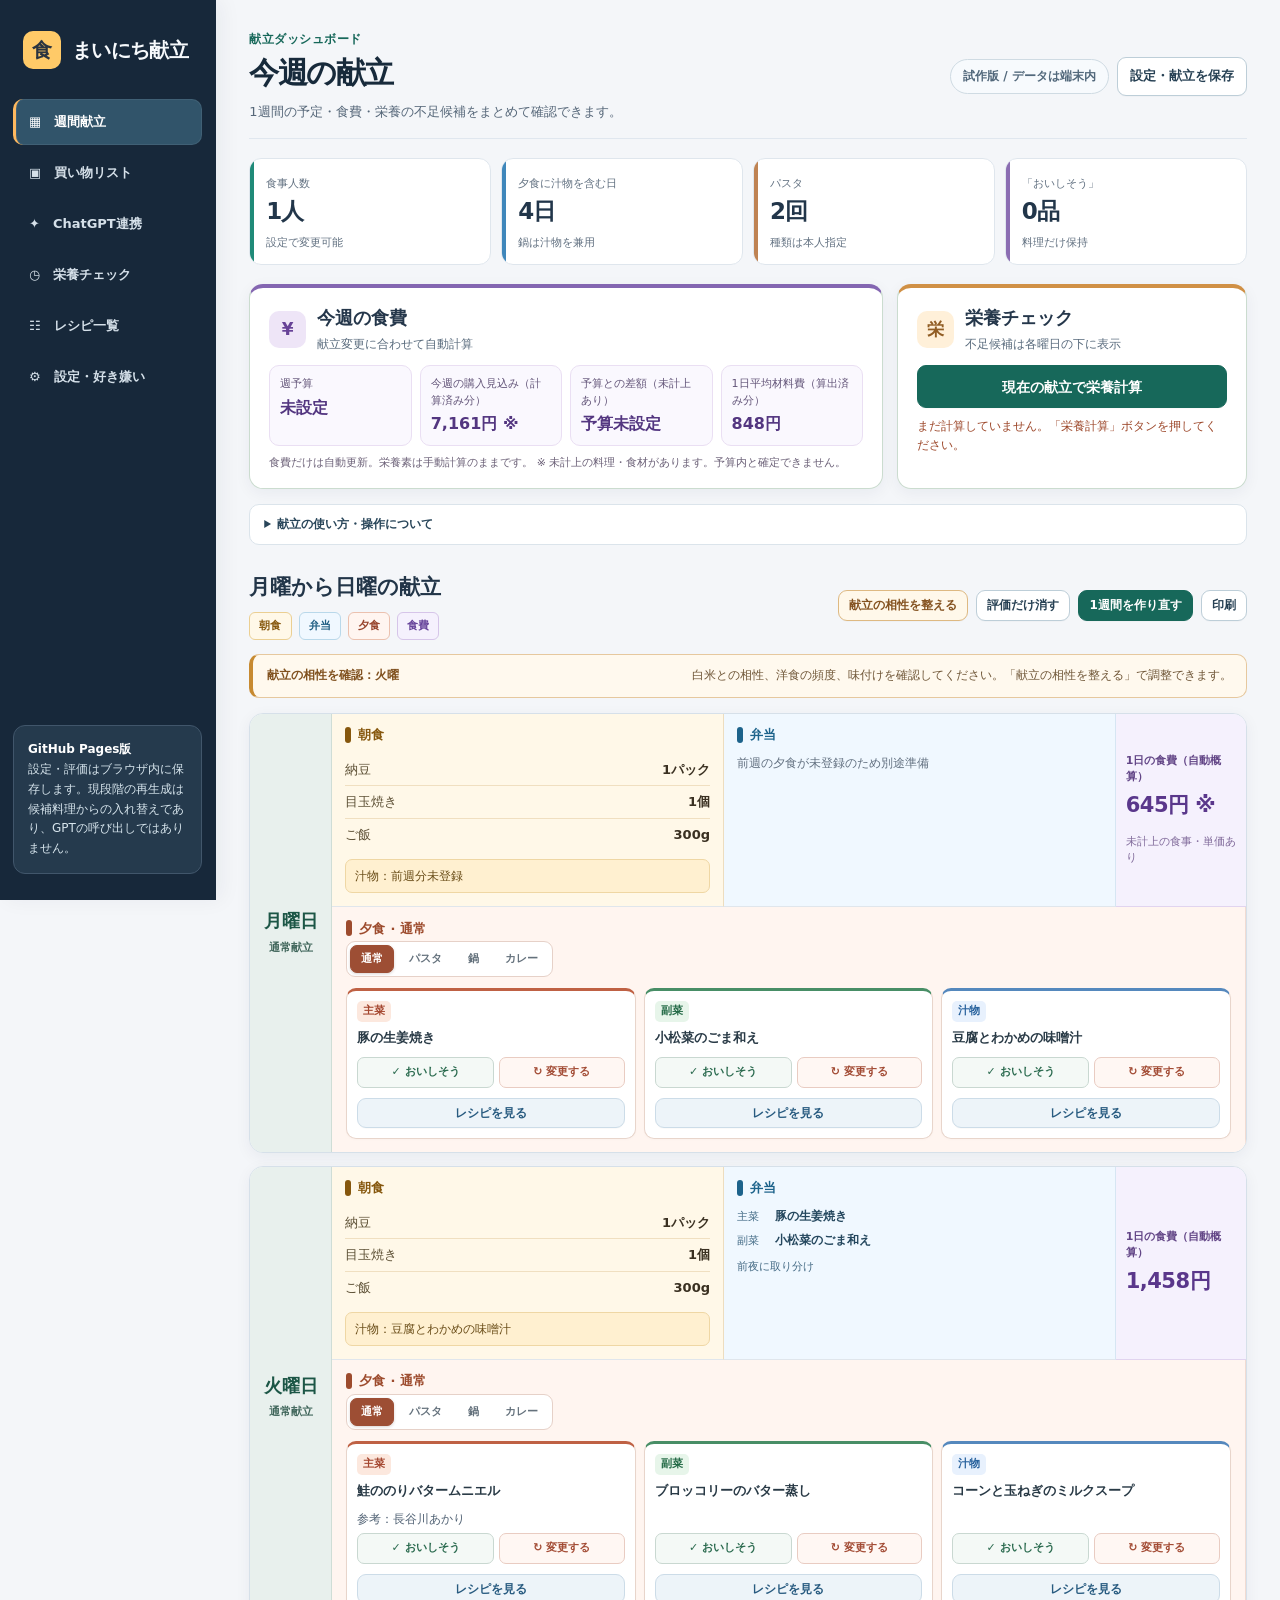
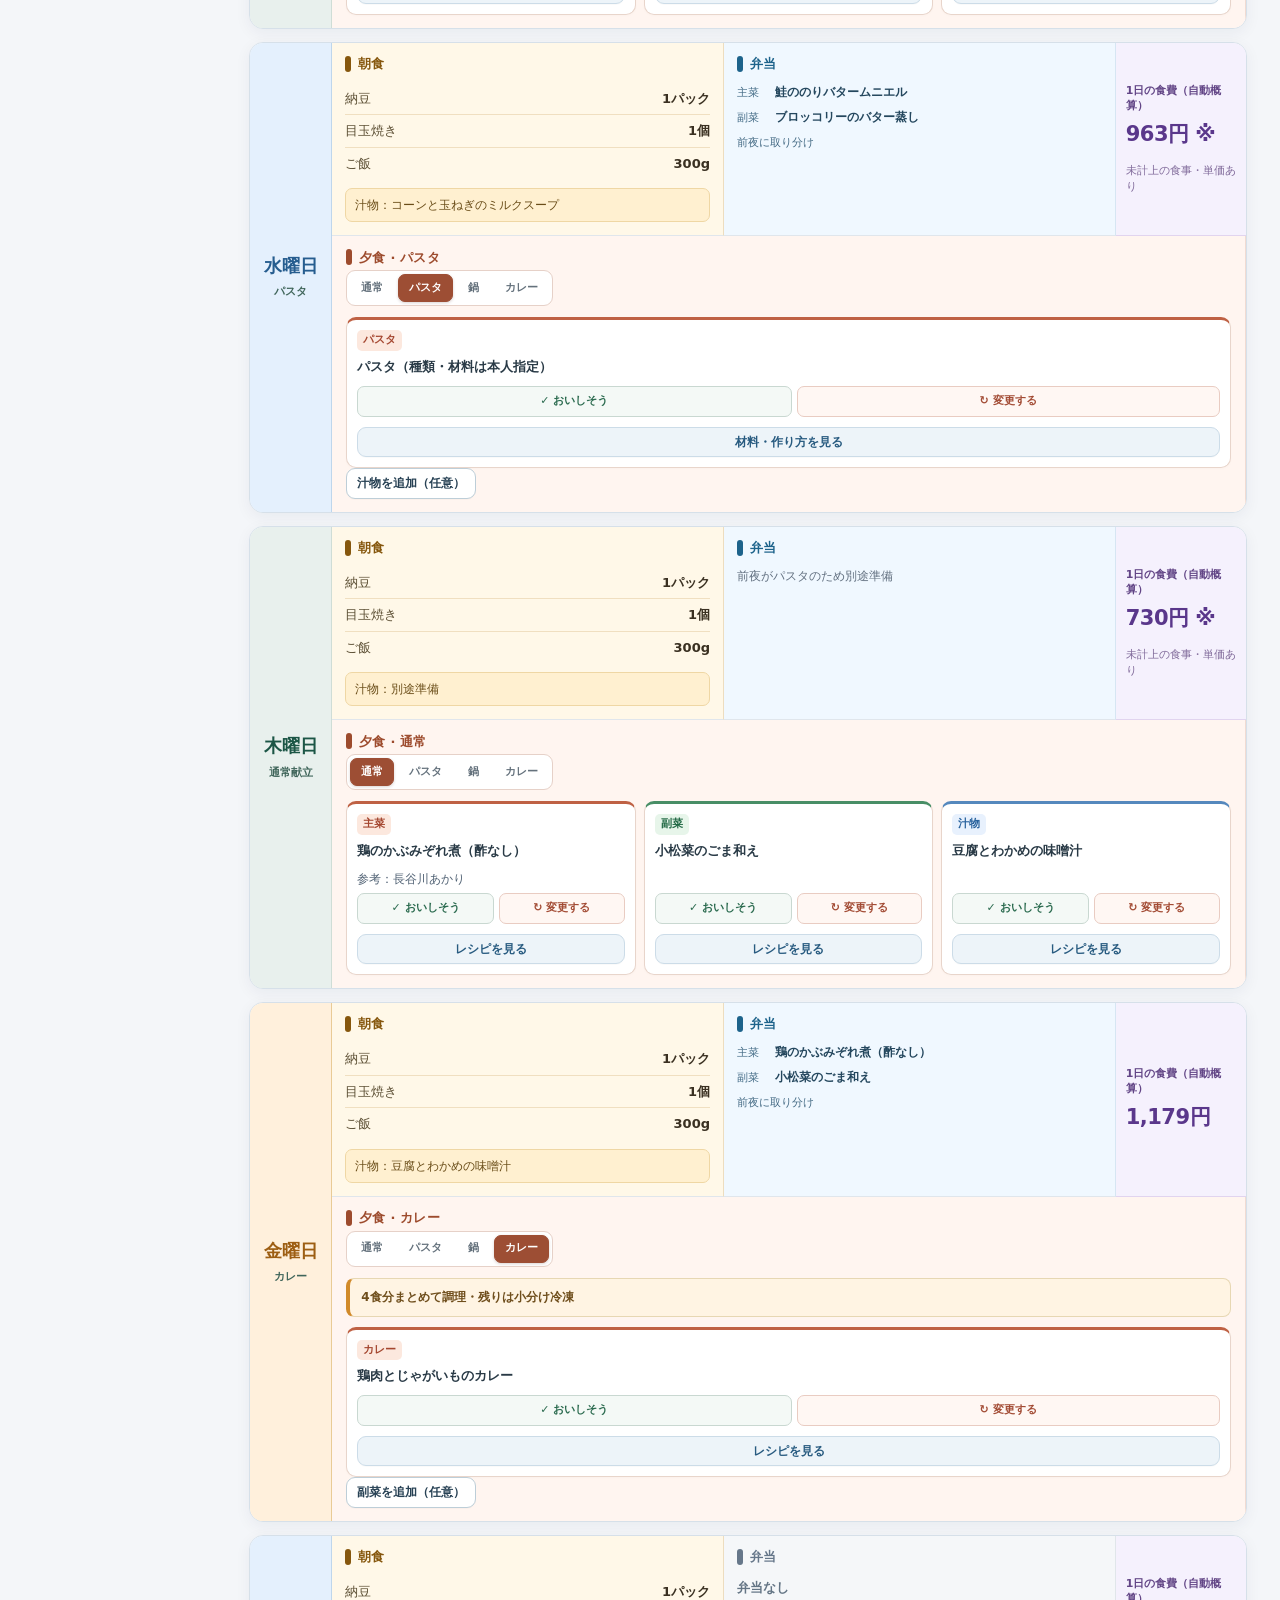
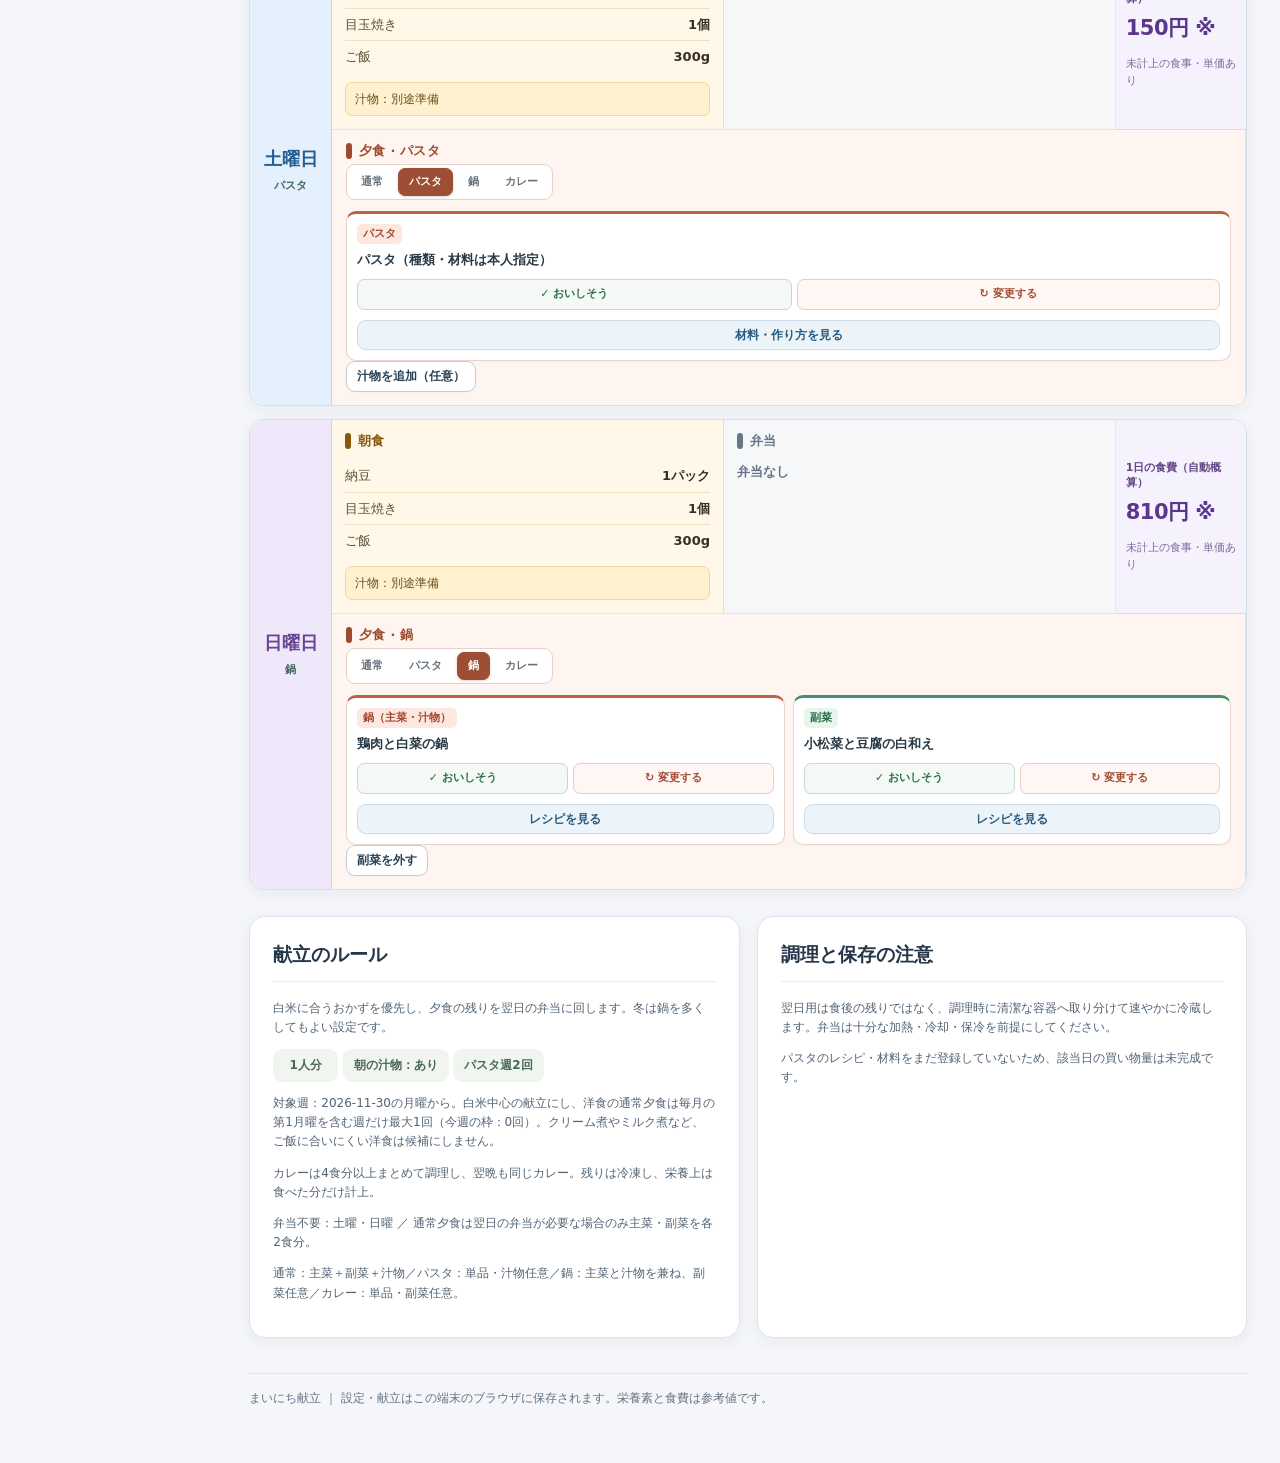
<file: index.html>
<!doctype html>
<html lang="ja">
<head>
<meta charset="utf-8"><meta name="viewport" content="width=device-width,initial-scale=1">
<title>まいにち献立</title>
<style>
:root{--ink:#26352f;--muted:#758079;--brand:#3b795f;--brand2:#e8f3ed;--bg:#f7f8f5;--panel:#fff;--line:#e2e9e2;--warn:#b45835;--warnbg:#fff0e8;--shadow:0 12px 36px rgba(37,60,45,.07)}*{box-sizing:border-box}body{margin:0;background:var(--bg);color:var(--ink);font-family:"Yu Gothic","Hiragino Kaku Gothic ProN",Meiryo,system-ui,sans-serif;line-height:1.55}button,input,select{font:inherit}button{cursor:pointer}.app{display:grid;grid-template-columns:235px minmax(0,1fr);min-height:100vh}.sidebar{background:#f1f5ef;border-right:1px solid var(--line);padding:28px 18px;display:flex;flex-direction:column;gap:6px;position:sticky;top:0;height:100vh}.brand{display:flex;align-items:center;gap:11px;font-size:21px;font-weight:800;letter-spacing:-.04em;margin:6px 9px 28px}.brandmark{width:36px;height:36px;background:var(--brand);border-radius:11px;color:#fff;display:grid;place-items:center;font-size:20px}.nav{background:transparent;border:0;border-radius:11px;padding:12px 14px;text-align:left;color:#4f6056;font-weight:700}.nav:hover,.nav.active{background:#dceae0;color:#23543d}.hint{margin-top:auto;background:#fff;border:1px solid var(--line);padding:14px;border-radius:12px;font-size:12px;color:#67766b}.main{padding:35px clamp(18px,4vw,55px) 55px;max-width:1530px;width:100%;margin:auto}.eyebrow{font-size:12px;color:var(--brand);font-weight:800;letter-spacing:.08em}.top{display:flex;justify-content:space-between;align-items:start;gap:16px;flex-wrap:wrap}.top h1{font-size:29px;letter-spacing:-.05em;line-height:1.22;margin:5px 0 12px}.top p{margin:0 0 22px;color:var(--muted);font-size:14px}.pill{border:1px solid #cbd9ce;border-radius:999px;background:white;padding:7px 12px;color:var(--brand);font-size:12px;font-weight:700}.btn{border-radius:10px;border:1px solid #cbd6cd;padding:10px 15px;background:white;color:var(--ink);font-weight:750;display:inline-flex;align-items:center;gap:7px;justify-content:center}.btn:hover{filter:brightness(.97)}.btn.primary{color:white;background:var(--brand);border-color:var(--brand)}.btn.tiny{padding:6px 10px;font-size:12px}.btn.danger{color:var(--warn);border-color:#ecc7b7}.stats{display:grid;grid-template-columns:repeat(4,minmax(0,1fr));gap:12px;margin:16px 0 25px}.stat{border:1px solid var(--line);border-radius:15px;padding:17px;background:white}.stat strong{display:block;font-size:25px;letter-spacing:-.05em;margin:2px 0}.stat small{color:var(--muted)}.section{margin-top:28px}.sectionhead{display:flex;justify-content:space-between;align-items:center;gap:12px;margin-bottom:14px;flex-wrap:wrap}.section h2{font-size:20px;margin:0}.sectionhead p{font-size:12px;color:var(--muted);margin:2px 0 0}.days{display:grid;grid-template-columns:repeat(7,minmax(170px,1fr));gap:12px;overflow:auto;padding-bottom:10px}.day{background:#fff;border:1px solid var(--line);border-radius:15px;min-width:170px;box-shadow:0 3px 10px rgba(0,0,0,.018)}.daytitle{border-bottom:1px solid var(--line);padding:13px 13px 11px;display:flex;justify-content:space-between;align-items:center}.daytitle strong{font-size:14px}.daytitle small{color:#799083}.mealblock{padding:11px 12px;border-bottom:1px solid #eff2ef}.mealblock:last-child{border:0}.meallabel{font-size:10px;letter-spacing:.08em;color:var(--brand);font-weight:800;margin-bottom:6px}.mealname{font-size:12px;color:#414c45}.dinneritem{border:1px solid var(--line);border-radius:11px;margin:8px 0;padding:10px;background:#fff}.dishcat{font-size:10px;color:#78907f;font-weight:700}.dishname{font-size:13px;font-weight:800;line-height:1.5;margin:3px 0 9px;min-height:38px}.ratingrow{display:flex;gap:4px}.rating{flex:1;border:1px solid #dce5dd;background:#f7f9f7;border-radius:7px;font-size:10px;padding:5px 2px;font-weight:700;color:#687870}.rating.liked{background:#e4f1e6;border-color:#8fc69b;color:#296841}.rating.disliked{background:#fff0e9;border-color:#eeb4a5;color:#ac4b2c}.changed{font-size:10px;color:var(--warn);margin:5px 0 0}.panel{background:white;border:1px solid var(--line);border-radius:15px;padding:22px;box-shadow:var(--shadow)}.notice{background:#ecf4ed;border:1px solid #c8dfcd;border-radius:12px;padding:13px 17px;font-size:13px;color:#345d41}.warning{background:var(--warnbg);border:1px solid #efcabb;border-radius:12px;padding:13px 17px;font-size:13px;color:#83482f}.muted{color:var(--muted)}.small{font-size:12px}.two{display:grid;grid-template-columns:1fr 1fr;gap:20px}.three{display:grid;grid-template-columns:repeat(3,1fr);gap:15px}label{display:block;font-weight:700;font-size:13px;margin:0 0 6px}input,select{padding:10px 11px;border:1px solid #cbd6cd;background:white;border-radius:9px;min-width:0;max-width:100%;color:var(--ink)}input:focus,select:focus{outline:2px solid #b1d9c1}.field{margin-bottom:18px}.tag{display:inline-flex;align-items:center;gap:6px;background:#f0f5f1;border:1px solid #dbe7de;color:#3c6048;padding:6px 9px;border-radius:9px;margin:4px;font-size:12px}.tag button{border:0;background:transparent;font-size:15px;color:#6f7c70;cursor:pointer}.tbl{border-collapse:collapse;width:100%;font-size:13px}.tbl th,.tbl td{text-align:left;padding:12px;border-bottom:1px solid #edf0ec}.tbl th{font-size:12px;color:var(--muted)}.tbl td:last-child{text-align:right}.tbl td:last-child button{padding:5px 9px}.done td{opacity:.47;text-decoration:line-through}.scroll{overflow:auto}.footer{margin-top:35px;font-size:12px;color:#8a968e}.view{display:none}.view.active{display:block}.toolbar{display:flex;gap:9px;flex-wrap:wrap}.metric{display:inline-block;min-width:65px;padding:7px 11px;border-radius:9px;background:#f1f5f0;text-align:center;color:#4a6858;font-weight:750;font-size:12px}.nutrients{display:grid;grid-template-columns:repeat(2,minmax(0,1fr));gap:10px}.nutrient{display:flex;justify-content:space-between;padding:12px 14px;background:#f8f9f7;border-radius:10px;font-size:13px}.nutrient span:last-child{color:#a06b50;font-size:12px}.ingredientlist{display:flex;flex-wrap:wrap;gap:7px}.ingredient{border:1px solid #dfe7dc;padding:7px 10px;border-radius:9px;font-size:12px;background:#fcfdfb}.subtle{font-size:11px;color:#879489}.modalbg{position:fixed;inset:0;background:rgba(20,36,25,.4);display:none;align-items:center;justify-content:center;padding:20px;z-index:4}.modalbg.show{display:flex}.modal{max-width:520px;background:white;padding:24px;border-radius:18px;width:100%;max-height:85vh;overflow:auto}.modal h3{margin:0 0 12px}.modal-actions{display:flex;justify-content:flex-end;gap:10px;margin-top:20px}.mobile-nav{display:none}@media(max-width:1150px){.days{grid-template-columns:repeat(7,190px)}.stats{grid-template-columns:repeat(2,1fr)}}@media(max-width:700px){.app{display:block}.sidebar{position:static;height:auto;padding:15px 16px;display:block}.brand{margin:0 0 8px}.sidebar .nav,.hint{display:none}.mobile-nav{display:flex;overflow:auto;gap:4px}.mobile-nav .nav{display:block;white-space:nowrap;font-size:12px}.main{padding:20px 14px}.two,.three{grid-template-columns:1fr}.stats{grid-template-columns:repeat(2,1fr)}.top h1{font-size:25px}.panel{padding:17px}}@media print{.sidebar,.toolbar,.btn,.rating,.top button{display:none!important}.app{display:block}.main{padding:0}.days{display:grid;grid-template-columns:repeat(4,1fr)}.day{break-inside:avoid}.view:not(.active){display:none}}

.catalog-controls{display:grid;grid-template-columns:repeat(4,minmax(0,1fr));gap:10px;margin:14px 0}
.catalog-controls select,.catalog-controls input{width:100%;padding:10px;border:1px solid var(--line);border-radius:10px;background:white}
.catalog-grid{display:grid;grid-template-columns:repeat(3,minmax(0,1fr));gap:13px}
.catalog-card{background:#fff;border:1px solid var(--line);border-radius:14px;padding:16px;display:flex;flex-direction:column;gap:10px}
.catalog-card h3{font-size:16px;margin:0;line-height:1.45}
.catalog-meta{font-size:12px;color:var(--muted)}.catalog-note{font-size:12px;line-height:1.65;color:#485d50}.catalog-actions{display:flex;gap:7px;flex-wrap:wrap;margin-top:auto}.catalog-info{margin-bottom:12px;color:var(--muted);font-size:13px}
@media(max-width:1040px){.catalog-grid{grid-template-columns:repeat(2,minmax(0,1fr))}}@media(max-width:700px){.catalog-grid{grid-template-columns:1fr}.catalog-controls{grid-template-columns:repeat(2,minmax(0,1fr))}}

.breakfast-title{font-size:15px;margin:22px 0 8px;font-weight:800}
.breakfast-row{display:flex;align-items:center;flex-wrap:wrap;gap:9px 16px;margin:13px 0 18px}
.breakfast-row label{font-size:12px;font-weight:700}
.breakfast-row input{width:110px;padding:9px 10px;border:1px solid #cbd7cc;border-radius:9px}
.check-label{display:flex;align-items:center;gap:9px;cursor:pointer;font-size:13px}
.check-label input{width:16px;height:16px;accent-color:var(--brand)}
.breakfast-extras{margin:10px 0 20px;font-size:13px}
.breakfast-extras summary{font-weight:750;cursor:pointer}
.breakfast-extras textarea{width:100%;padding:10px;border:1px solid #cbd7cc;border-radius:9px;resize:vertical;font:inherit}

/* 読みやすさ優先の画面刷新：横スクロールの7列表示を廃止 */
:root{--ink:#1c3025;--muted:#495c50;--brand:#226344;--brand2:#e2f0e6;--bg:#f3f6f3;--panel:#fff;--line:#cbd9cd;--warn:#a54225;--warnbg:#fff1e9}
body{line-height:1.65}
.main{max-width:1490px}
.sidebar{background:#e9f0e9}
.nav{color:#2c5140}
.nav.active,.nav:hover{background:#cfe3d3;color:#17462f}
.top h1{font-weight:850}
.eyebrow{color:#216144}
.small,.subtle,.muted,.catalog-meta{color:var(--muted)}
.subtle{font-size:12px}
.days{grid-template-columns:repeat(auto-fit,minmax(min(100%,280px),1fr));gap:17px;overflow:visible;padding-bottom:0;align-items:start}
.day{min-width:0;border:1px solid #c9d9cc;border-radius:17px;overflow:hidden;box-shadow:0 5px 17px rgba(20,51,30,.065)}
.daytitle{background:#eaf4ec;border-bottom:1px solid #c8ddce;padding:13px 17px}
.daytitle strong{font-size:17px;color:#1d4d34}
.daytitle small{color:#375d44;font-size:12px}
.mealblock{padding:14px 16px;border-bottom:1px solid #e0eae2}
.meallabel{font-size:12px;letter-spacing:.03em;color:#246046;margin-bottom:8px;font-weight:850}
.mealname{font-size:13px;line-height:1.7;color:#233e2e;overflow-wrap:anywhere}
.breakfast-block{margin:12px 12px 9px;padding:12px 13px;background:#f5faf6;border:1px solid #d2e7d7;border-left:4px solid #5d9a70;border-radius:11px}
.breakfast-foods{display:flex;flex-direction:column}
.breakfast-item{display:flex;justify-content:space-between;gap:12px;align-items:baseline;padding:6px 0;border-bottom:1px solid #e1ebe3;font-size:13px}
.breakfast-item:last-child{border-bottom:0}
.breakfast-item span{color:#3b5543;min-width:0;overflow-wrap:anywhere}
.breakfast-item b{color:#1d3326;font-weight:800;white-space:nowrap;text-align:right}
.breakfast-soup{margin-top:9px;padding:8px 10px;border-radius:8px;background:#e6f2e9;color:#1d5438;font-size:12px;line-height:1.6;overflow-wrap:anywhere}
.lunch-block{margin:0 12px 9px;border:1px solid #d9e1e3;border-left:4px solid #738f9b;border-radius:11px;background:#f7fafb;padding:12px 13px}
.lunch-block .meallabel{color:#385866}
.lunch-block.no-bento{background:#f6f7f5;border-color:#e2e5e0;border-left-color:#aab6ad}
.lunch-block.no-bento .mealname{color:#63756a;font-weight:650}
.dinner-block{border-top:1px solid #e6ede6;padding:14px 15px}
.dinner-block .meallabel{font-size:13px;color:#215b3f}
.day-kind-picker{display:grid!important;grid-template-columns:repeat(4,minmax(0,1fr));gap:5px!important;margin:8px 0 12px!important}
.day-kind-picker button{min-width:0;padding:7px 2px;font-size:11px;white-space:nowrap}
.dinneritem{border:1px solid #d9e5da;border-radius:11px;padding:12px;background:#fff;margin:8px 0}
.dishcat{font-size:12px;color:#416a4d}
.dishname{font-size:15px;line-height:1.5;min-height:0;color:#22372a;overflow-wrap:anywhere;margin:4px 0 7px}
.ratingrow{gap:7px}
.rating{font-size:12px;border-color:#cbd9d0;color:#3d5b49;padding:8px 3px}
.btn.tiny{font-size:12px;min-width:0}
.dinneritem .btn.tiny{max-width:100%;white-space:normal;line-height:1.45}
.stats{gap:13px}
.stat{border-color:#d6e1d8}
.stat small{color:#4e6456}
.panel{border-color:#d5e1d7}
.bento-settings{background:#f5f9f6;border:1px solid #d4e4d8;border-radius:12px;padding:15px;margin:12px 0 20px}
.bento-settings .breakfast-title{margin:0 0 8px}
.bento-day-grid{display:grid;grid-template-columns:repeat(7,minmax(0,1fr));gap:5px;margin:13px 0}
.bento-day{display:flex;align-items:center;justify-content:center;flex-direction:column;gap:6px;margin:0;padding:10px 2px;border:1px solid #c9d9cd;border-radius:9px;background:white;cursor:pointer;font-size:13px}
.bento-day input{margin:0;width:17px;height:17px;accent-color:var(--brand);padding:0}
.bento-day:has(input:checked){background:#dfece2;border-color:#86ad91;color:#17462d}
.bento-day span{font-weight:850}
input:focus-visible,select:focus-visible,button:focus-visible,a:focus-visible,textarea:focus-visible{outline:3px solid #578c69;outline-offset:2px}
@media(max-width:1150px){.days{grid-template-columns:repeat(auto-fit,minmax(min(100%,260px),1fr))}}
@media(max-width:700px){.days{grid-template-columns:1fr}.day{max-width:100%}.bento-day-grid{gap:4px}.bento-day{font-size:12px}}
@media print{.days{grid-template-columns:repeat(2,minmax(0,1fr))}.breakfast-block,.lunch-block{break-inside:avoid}}


.lunch-recipe{display:grid;grid-template-columns:35px minmax(0,1fr);gap:8px;align-items:baseline;margin:5px 0;font-size:13px}
.lunch-recipe small{font-size:11px;color:#446272}
.lunch-recipe strong{color:#2d4552;overflow-wrap:anywhere;line-height:1.5}
.lunch-note,.mealnote{font-size:12px;margin:8px 0 0;color:#536e61;line-height:1.6}
.lunch-note{color:#4b6570}
.meal-state{font-size:13px;color:#647468;font-weight:750}


.analysis-panel{background:#fff;border:1px solid #cbdccf;border-radius:16px;padding:18px 20px;margin:20px 0 15px;box-shadow:0 5px 20px rgba(20,51,30,.04)}
.analysis-header{display:flex;align-items:center;justify-content:space-between;flex-wrap:wrap;gap:12px}
.analysis-header h2{margin:0 0 5px;font-size:19px}
.analysis-header p{margin:0;font-size:13px;color:#4d6454}
.analysis-header .btn{font-weight:800;min-height:42px}
.analysis-status{font-size:12px;margin:13px 0;color:#225c3e}
.analysis-status.analysis-stale{color:#9d482b}
.analysis-empty{background:#f4f7f4;border-radius:9px;padding:15px;color:#4f6254}
.analysis-kpis{display:grid;grid-template-columns:repeat(4,minmax(0,1fr));gap:10px;margin:14px 0}
.analysis-kpis>div{background:#f0f6f1;border:1px solid #dbe9de;border-radius:10px;padding:11px 12px;min-width:0}
.analysis-kpis small{display:block;color:#53695a;font-size:11px}
.analysis-kpis strong{display:block;font-size:18px;color:#1f4e36;margin-top:6px;overflow-wrap:anywhere}
.analysis-kpis strong.warn-text{color:#b04a34}
.analysis-foot{font-size:12px;color:#506454;margin:10px 0 20px}
.analysis-table-scroll{overflow-x:auto;border:1px solid #d5e0d8;border-radius:10px}
.analysis-table{width:100%;border-collapse:collapse;white-space:nowrap;font-size:12px}
.analysis-table th,.analysis-table td{padding:10px 11px;border-bottom:1px solid #e2e9e3;text-align:right}
.analysis-table th:first-child,.analysis-table td:first-child{text-align:left}
.analysis-table th{background:#ecf3ee;color:#31513c}
.analysis-table tbody tr:last-child>*{border-bottom:0}
.analysis-gaps summary{cursor:pointer;margin:12px 0;font-size:13px}
.analysis-gaps p{font-size:12px;line-height:1.7}
.day-analysis{padding:10px 14px 13px;background:#edf4ee;border-top:1px solid #d8e6dc}
.cost-label{display:flex;align-items:baseline;justify-content:space-between;gap:8px;color:#46604c;font-size:11px}
.cost-label strong{font-size:15px;color:#24543a;white-space:nowrap}
.price-list{max-height:410px;overflow-y:auto;border:1px solid #d6e0d9;border-radius:10px;margin:12px 0}
.price-row{display:grid;grid-template-columns:minmax(0,1fr) 95px 18px;gap:10px;align-items:center;margin:0;padding:7px 12px;border-bottom:1px solid #e4ede7;font-size:12px}
.price-row:last-child{border-bottom:0}
.price-row small{font-weight:400;color:#63776a}
.price-row input{width:95px;padding:6px}
@media(max-width:750px){.analysis-kpis{grid-template-columns:repeat(2,minmax(0,1fr))}.analysis-panel{padding:15px}.analysis-header .btn{width:100%}}


/* 週間献立: 横長1曜日1行、月曜から日曜へ縦に続く */
.days{display:flex;flex-direction:column;gap:14px;overflow:visible;padding:0}
.day{display:grid;width:100%;min-width:0;overflow:hidden;border-radius:15px;align-items:stretch;grid-template-columns:86px minmax(165px,1fr) minmax(175px,1fr) minmax(0,3fr) minmax(125px,.65fr);grid-template-areas:"weekday breakfast lunch dinner cost"}
.daytitle{grid-area:weekday;display:flex;flex-direction:column;justify-content:center;align-items:center;gap:5px;text-align:center;padding:16px 8px;background:#e5f0e8;border:0;border-right:1px solid #cbdccf}
.daytitle strong{font-size:19px;line-height:1.3}.daytitle small{font-size:11px}
.day .mealblock{min-width:0;border:0;border-right:1px solid #e0e8e1;border-radius:0;margin:0;padding:13px 14px}
.day .breakfast-block{grid-area:breakfast;background:#f5faf6;border-right:1px solid #d5e6d8}
.day .lunch-block{grid-area:lunch;background:#f7fafb;border-right:1px solid #d9e3e6}
.day .lunch-block.no-bento{background:#f4f6f4;border-color:#e0e7e0}
.day .dinner-block{grid-area:dinner;background:white;padding:13px 15px}
.day .dinner-block .meallabel{margin-bottom:5px}
.day .day-kind-picker{display:flex!important;flex-wrap:wrap;gap:6px!important;margin:6px 0 10px!important}
.day .day-kind-picker .btn{flex:0 0 auto;padding:5px 10px;font-size:11px}
.dinner-dishes{display:grid;grid-template-columns:repeat(3,minmax(0,1fr));gap:8px;align-items:stretch}
.dinner-dishes.dishes-1{grid-template-columns:minmax(0,1fr)}.dinner-dishes.dishes-2{grid-template-columns:repeat(2,minmax(0,1fr))}
.dinner-dishes .dinneritem{min-width:0;display:flex;flex-direction:column;gap:4px;margin:0;padding:10px;border-radius:10px;background:#f9fbf9}
.dinner-dishes .dishname{min-height:0;margin:2px 0 5px;font-size:13px;line-height:1.5}
.dinner-dishes .ratingrow{margin-top:auto;flex-wrap:wrap}
.dinner-dishes .rating{min-width:0;padding:7px 3px;font-size:11px}
.dinner-dishes .btn.tiny{width:100%;white-space:normal!important;line-height:1.35;font-size:11px;margin-top:7px}
.day-analysis{grid-area:cost;display:flex;flex-direction:column;justify-content:center;gap:5px;min-width:0;padding:14px 10px;background:#edf4ee;border:0}
.day-analysis .cost-label{display:flex;flex-direction:column;gap:5px;align-items:flex-start}
.day-analysis .cost-label strong{font-size:18px}.day-analysis .mealnote{font-size:11px}
.day .breakfast-item{font-size:12px;gap:7px;padding:6px 0}.day .breakfast-soup{font-size:11px;padding:7px 8px;line-height:1.5}
.day .lunch-recipe{font-size:12px;grid-template-columns:30px minmax(0,1fr)}.day .lunch-recipe small{font-size:10px}.day .lunch-note{font-size:11px}
@media(max-width:1400px){
 .day{grid-template-columns:86px minmax(0,1fr) minmax(0,1fr) 125px;grid-template-areas:"weekday breakfast lunch cost" "weekday dinner dinner dinner"}
 .day .breakfast-block,.day .lunch-block{border-bottom:1px solid #e0e8e1}
 .day-analysis{border-bottom:1px solid #d8e6dc}
}
@media(max-width:950px){
 .day{grid-template-columns:78px minmax(0,1fr) minmax(0,1fr);grid-template-areas:"weekday breakfast lunch" "weekday dinner dinner" "cost cost cost"}
 .daytitle strong{font-size:16px}
 .day-analysis{padding:9px 15px}.day-analysis .cost-label{flex-direction:row;justify-content:space-between;align-items:baseline}.day-analysis .cost-label strong{font-size:15px}
}
@media(max-width:600px){
 .day{grid-template-columns:repeat(2,minmax(0,1fr));grid-template-areas:"weekday weekday" "breakfast lunch" "dinner dinner" "cost cost"}
 .daytitle{flex-direction:row;justify-content:flex-start;gap:10px;text-align:left;padding:10px 15px;border:0;border-bottom:1px solid #cbdccf}
 .daytitle strong{font-size:17px}
 .day .breakfast-block,.day .lunch-block{padding:11px 12px}
 .day .dinner-block{border-top:1px solid #e0e8e1}
 .dinner-dishes{grid-template-columns:repeat(auto-fit,minmax(140px,1fr))}
}
@media(max-width:400px){
 .day{grid-template-columns:minmax(0,1fr);grid-template-areas:"weekday" "breakfast" "lunch" "dinner" "cost"}
 .day .breakfast-block,.day .lunch-block{border-right:0}
 .dinner-dishes{grid-template-columns:minmax(0,1fr)}
}
@media print{
 .days{display:block}
 .day{display:grid;grid-template-columns:68px minmax(110px,.8fr) minmax(110px,.8fr) minmax(0,2fr) 100px;grid-template-areas:"weekday breakfast lunch dinner cost";margin-bottom:8px;break-inside:avoid}
 .day .day-kind-picker{display:none!important}
 .dinner-dishes .dinneritem{padding:4px}
}


.micro-top{display:flex;align-items:center;justify-content:space-between;gap:18px;flex-wrap:wrap}
.micro-top h2{margin:0 0 6px}.micro-top p{margin:0 0 10px}
.micro-top label{font-size:12px;color:#405e49}.micro-top select{min-width:170px;margin-left:6px;font-size:13px}
.micro-main-note{font-size:13px;margin:16px 0;color:#324d3a}
.micro-grid{display:grid;grid-template-columns:repeat(auto-fit,minmax(155px,1fr));gap:11px;margin:13px 0 20px}
.micro-card{border:1px solid #cfe0d4;border-radius:12px;background:#f8fbf8;padding:14px 13px;min-width:0}
.micro-title{font-size:13px;color:#3d5745;margin-bottom:10px;font-weight:800}
.micro-value{font-size:19px;display:block;color:#1f5135;line-height:1.35;overflow-wrap:anywhere}
.micro-value small{color:#a54a27;font-size:14px}
.micro-coverage{font-size:11px;margin-top:8px;color:#5b6f5e;line-height:1.55}
.micro-warning{border:1px solid #e9d4b3;background:#fff9f1;color:#76502b;border-radius:10px;padding:12px 14px;margin:15px 0;font-size:12px;line-height:1.75}
.micro-empty{background:#f3f6f3;padding:15px;border-radius:9px;color:#4f6253}
.micro-meal-table th:first-child{min-width:155px}
.micro-hint{font-size:12px;color:#4d6456;line-height:1.8}
.micro-gaps{font-size:12px;margin:17px 0}.micro-gaps summary{font-weight:750;cursor:pointer}
.micro-sources{margin-top:18px;border-top:1px solid #dce5de;padding-top:12px}
.micro-sources summary{cursor:pointer;font-weight:750;font-size:13px}
.micro-source-list{display:grid;grid-template-columns:repeat(auto-fit,minmax(240px,1fr));gap:5px}
.micro-source-list>div{font-size:11px;background:#f5f8f5;border-radius:8px;padding:7px 9px;min-width:0}
.micro-source-list b{display:block;color:#274b33}
.micro-source-list span{display:block;color:#667768;overflow-wrap:anywhere}
@media(max-width:650px){.micro-grid{grid-template-columns:repeat(2,minmax(0,1fr))}.micro-card{padding:10px}.micro-value{font-size:15px}.micro-top label{width:100%}.micro-top select{max-width:100%}}


.micro-controls{display:flex;align-items:center;gap:10px;flex-wrap:wrap}
.micro-controls label{font-size:12px;color:#31513e}
.micro-controls select{padding:7px 8px;border:1px solid #cadaca;border-radius:8px;font-size:12px;max-width:245px}
.nutrition-day-overview{display:grid;grid-template-columns:repeat(7,minmax(0,1fr));gap:7px;margin:12px 0 18px}
.nutrition-day-overview button{background:#f8faf8;text-align:left;border:1px solid #d4e1d7;border-radius:10px;padding:10px 8px;font-size:11px;min-width:0;cursor:pointer;line-height:1.5;color:#24402e}
.nutrition-day-overview button.active{border:2px solid #397c52;background:#eaf5ed}
.nutrition-day-overview button b{display:block;font-size:14px;margin-bottom:6px}
.nutrition-day-overview button span{color:#8a4f29;overflow-wrap:anywhere;display:block}
.micro-deficit-summary{border:1px solid #dec2aa;background:#fff9f3;border-radius:12px;padding:16px;margin:14px 0 20px}
.micro-deficit-summary h3{margin:0 0 7px;color:#784525}
.micro-deficit-summary p{font-size:12px;margin:8px 0 0;color:#715b49;line-height:1.6}
.micro-deficit-items{display:flex;flex-wrap:wrap;gap:6px}
.micro-deficit-items span{background:#fff;border:1px solid #e6cdb8;padding:7px 9px;border-radius:8px;font-size:12px;color:#7c451f}
.micro-card.micro-below{background:#fffaf6;border-color:#e8cbb1}
.micro-card.micro-met{background:#f2faf3;border-color:#bfdec7}
.micro-card.micro-unknown{background:#f4f6f4;border-color:#d6dfd8}
.micro-standard{font-size:12px;color:#4d654f;margin-top:7px}
.micro-meter{background:#e1e7e1;border-radius:99px;height:7px;overflow:hidden;margin-top:9px}
.micro-meter span{display:block;height:100%;background:#ab7347;max-width:100%;border-radius:99px}
.micro-met .micro-meter span{background:#398258}
.micro-status{font-size:11px;color:#755133;margin-top:7px;line-height:1.5}
@media(max-width:1100px){.nutrition-day-overview{grid-template-columns:repeat(4,minmax(0,1fr))}}
@media(max-width:650px){.nutrition-day-overview{grid-template-columns:repeat(2,minmax(0,1fr))}.micro-controls{align-items:stretch;flex-direction:column}.micro-controls select{width:100%;max-width:none}}


/* 各曜日の末尾に、手動栄養計算で判定した不足候補だけを一行で表示 */
.day-micro-gap{
 grid-column:1 / -1;
 min-width:0;
 padding:10px 15px;
 background:#fffaf5;
 border-top:1px solid #eedccc;
 display:flex;
 align-items:flex-start;
 flex-wrap:wrap;
 gap:7px 12px;
}
.day-micro-gap[hidden]{display:none!important}
.day-micro-gap .gap-label{flex:0 0 auto;font-size:12px;font-weight:800;color:#80522b;line-height:1.9}
.day-micro-gap .gap-items{display:flex;flex:1;min-width:0;gap:5px;flex-wrap:wrap;align-items:center}
.day-micro-gap .gap-tag{background:#fff;border:1px solid #e5ceba;color:#7c4b29;border-radius:6px;padding:3px 7px;font-size:11px;line-height:1.5}
.day-micro-gap .gap-muted{font-size:12px;color:#667265;line-height:1.8}
.day-micro-gap .gap-note{font-size:11px;color:#886748;line-height:1.7}
.day-micro-gap.gap-pending{background:#f6f8f6;border-color:#e0e7e0}
.day-micro-gap.gap-pending .gap-label{color:#57665a}
.day-micro-gap.gap-pending .gap-muted{color:#647568}
@media(max-width:600px){.day-micro-gap{padding:10px 12px}}


.curry-note{background:#fff6e6;border:1px solid #e7d7b3;border-radius:8px;color:#67491f;font-size:12px;font-weight:650;line-height:1.6;padding:7px 10px;margin:7px 0 11px}

</style>
<link rel="stylesheet" href="ui-refresh.css">
</head>
<body>
<div class="app"><aside class="sidebar"><div class="brand"><div class="brandmark">食</div>まいにち献立</div><button class="nav active" data-view="planner">▦　週間献立</button><button class="nav" data-view="shopping">▣　買い物リスト</button><button class="nav" data-view="ai">✦　ChatGPT連携</button><button class="nav" data-view="nutrition">◷　栄養チェック</button><button class="nav" data-view="recipes">☷　レシピ一覧</button><button class="nav" data-view="settings">⚙　設定・好き嫌い</button><div class="hint"><b>GitHub Pages版</b><br>設定・評価はブラウザ内に保存します。現段階の再生成は候補料理からの入れ替えであり、GPTの呼び出しではありません。</div></aside>
<main class="main"><div class="mobile-nav"><button class="nav active" data-view="planner">週間献立</button><button class="nav" data-view="shopping">買い物</button><button class="nav" data-view="ai">GPT連携</button><button class="nav" data-view="nutrition">栄養</button><button class="nav" data-view="recipes">レシピ</button><button class="nav" data-view="settings">設定</button></div>
<div id="planner" class="view active"><div class="top"><div><div class="eyebrow">献立ダッシュボード</div><h1>今週の献立</h1><p>1週間の予定・食費・栄養の不足候補をまとめて確認できます。</p></div><div class="toolbar"><span class="pill">試作版 / データは端末内</span><button class="btn" id="export">設定・献立を保存</button></div></div><div class="stats" id="stats"></div><div class="overview-grid"><section class="analysis-panel budget-overview"><div class="overview-heading"><span class="overview-icon">¥</span><div><h2>今週の食費</h2><p>献立変更に合わせて自動計算</p></div></div><div id="live-cost-summary"></div></section><section class="analysis-panel nutrition-overview"><div class="overview-heading"><span class="overview-icon">栄</span><div><h2>栄養チェック</h2><p>不足候補は各曜日の下に表示</p></div></div><button class="btn primary" id="run-nutrition">現在の献立で栄養計算</button><p id="analysis-status" class="analysis-status">未計算です。</p></section></div><details class="planner-help"><summary>献立の使い方・操作について</summary><p>「おいしそう」で料理を残し、「変更する」でその料理だけ別の候補に差し替えます。献立リセットは1週間の料理と評価を作り直します。現在の再生成は登録済みの料理から選びます。</p></details><section class="section"><div class="sectionhead"><div><h2>月曜から日曜の献立</h2><div class="meal-legend" aria-label="色分けの説明"><span class="legend-breakfast">朝食</span><span class="legend-lunch">弁当</span><span class="legend-dinner">夕食</span><span class="legend-cost">食費</span></div></div><div class="toolbar planner-actions"><button class="btn tiny" id="pairing-fix">献立の相性を整える</button><button class="btn tiny" id="reset-ratings">評価だけ消す</button><button class="btn tiny primary" id="reset-menu">1週間を作り直す</button><button class="btn tiny" onclick="window.print()">印刷</button></div></div><div id="pairing-alert" class="pairing-alert" hidden></div><div id="days" class="days"></div></section><section class="section two"><div class="panel"><h2>献立のルール</h2><p class="small muted">白米に合うおかずを優先し、夕食の残りを翌日の弁当に回します。冬は鍋を多くしてもよい設定です。</p><div id="rule-summary"></div></div><div class="panel"><h2>調理と保存の注意</h2><p class="small muted">翌日用は食後の残りではなく、調理時に清潔な容器へ取り分けて速やかに冷蔵します。弁当は十分な加熱・冷却・保冷を前提にしてください。</p><p class="small muted">パスタのレシピ・材料をまだ登録していないため、該当日の買い物量は未完成です。</p></div></section></div>
<div id="ai" class="view"><div class="top"><div><div class="eyebrow">AIを使って献立を考える</div><h1>ChatGPT連携</h1><p>追加のAPI契約なしで、ChatGPTとのコピー＆貼り付けでAI献立を利用します。</p></div></div><div class="warning" style="margin-bottom:20px">これは<b>自動API呼び出しではありません</b>。下の指示をChatGPTに貼り、返ってきたJSONをここに貼り付けます。自動生成ボタンではありません。</div><div class="two"><div class="panel"><h2>① AIへの指示を作る</h2><div class="field"><label for="ai-mode">何を生成するか</label><select id="ai-mode"><option value="replace">指定した料理1品のみ差し替える</option><option value="week">新しい1週間の献立を作る</option></select></div><div class="field" id="ai-selectors"><label>差し替え対象</label><select id="ai-day">${['月','火','水','木','金','土','日'].map((x,i)=>`<option value="${i}">${x}曜日</option>`).join('')}</select> <select id="ai-slot"><option value="main">主菜</option><option value="side">副菜</option><option value="soup">汁物</option></select></div><label for="ai-prompt">生成した指示</label><textarea id="ai-prompt" rows="12" readonly style="width:100%;resize:vertical;border-radius:10px;padding:12px;border:1px solid #d7e2d8"></textarea><div class="toolbar" style="margin-top:12px"><button class="btn primary" id="copy-prompt">指示をコピー</button><a class="btn" href="https://chatgpt.com/" target="_blank" rel="noopener noreferrer" style="text-decoration:none">ChatGPTを開く ↗</a></div></div><div class="panel"><h2>② AIの返答を反映する</h2><p class="small muted">ChatGPTが返したJSONだけを下に貼ってください。AIが返したテキストを無検証で信用せず、登録前に基本形式と禁止食材を簡易チェックします。</p><label for="ai-json">JSONを貼り付け</label><textarea id="ai-json" rows="16" placeholder='{"day":0,"slot":"main","recipe":{"id":"new_001","name":"料理名","ingredients":[{"name":"豚肉","quantity":130,"unit":"g"}]}}' style="width:100%;resize:vertical;border-radius:10px;padding:12px;border:1px solid #d7e2d8"></textarea><div class="toolbar" style="margin-top:12px"><button class="btn primary" id="apply-ai">内容を確認して反映</button></div><p class="small muted">すでに「おいしそう」と評価した料理は、個別差し替え以外では自動変更しません。新しい1週間の読み込みは別途確認します。</p></div></div></div>
<div id="shopping" class="view"><div class="top"><div><div class="eyebrow">買い物の準備</div><h1>買い物リスト</h1><p>料理ごとの材料を合算し、登録した在庫を差し引きます。</p></div><div class="toolbar"><button class="btn" id="copy-shopping">コピー</button><button class="btn" onclick="window.print()">印刷</button></div></div><div class="warning" style="margin-bottom:19px">この一覧は材料が登録された料理と朝食設定から集計します。材料未登録のパスタや週初めの弁当などは含まれない場合があります。購入前に未登録の料理を確認してください。</div><div id="catalog-missing"></div><div class="two"><div class="panel"><h2>必要な食材</h2><div class="scroll"><table class="tbl"><thead><tr><th>購入</th><th>食材</th><th>必要量</th></tr></thead><tbody id="shoppingbody"></tbody></table></div></div><div class="panel"><h2>手元の在庫</h2><p class="small muted">食材名と数量を同じ単位で入力してください。</p><div style="display:flex;gap:7px;flex-wrap:wrap;margin-bottom:12px"><input id="stock-name" placeholder="食材名（例：米）" style="flex:1"><input id="stock-quantity" type="number" min="0" placeholder="数量" style="width:95px"><select id="stock-unit"><option>g</option><option>個</option><option>本</option><option>パック</option></select><button id="addstock" class="btn primary">追加</button></div><div id="stocks"></div></div></div></div>
<div id="nutrition" class="view"><div class="top"><div><div class="eyebrow">栄養バランス</div><h1>ビタミン・ミネラルと栄養の集計</h1><p>ビタミンA・B群・C・D・E・Kや鉄・カルシウムなどを、現在の献立から曜日別に確認します。</p></div></div><div class="warning"><strong>現在は概算版です。</strong> ビタミン・ミネラルは文部科学省「日本食品標準成分表2020年版（八訂）」の食品番号と照合した値を使用します。一部の食品は近い食品による代用です。エネルギー・PFC等は従来の仮参考値、価格は仮単価または設定画面の入力値です。2023年増補・2026年正誤の更新と調理による成分損失は未反映です。</div><section class="section"><div class="panel"><div class="micro-top"><div><h2>ビタミン・ミネラル</h2><p class="small muted">基準に足りない可能性がある栄養素を先に表示します。欠乏症の判定ではありません。</p></div><div class="micro-controls"><label for="micro-target-profile">判定基準 <select id="micro-target-profile"><option value="male1829">18〜29歳・男性</option><option value="female1829">18〜29歳・女性（月経なし）</option><option value="female1829m">18〜29歳・女性（月経あり）</option></select></label><label for="micro-day">表示する日 <select id="micro-day"><option value="avg">1週間の1日平均</option><option value="0">月曜日</option><option value="1">火曜日</option><option value="2">水曜日</option><option value="3">木曜日</option><option value="4">金曜日</option><option value="5">土曜日</option><option value="6">日曜日</option></select></label></div></div><div id="micro-nutrients"><p>献立画面で栄養計算ボタンを押すと表示されます。</p></div></div></section><section class="section"><div class="panel"><h2>現在の献立の集計結果</h2><div id="nutrients"></div></div></section><section class="section"><div class="panel"><h2>算出範囲と注意点</h2><div id="nutrition-gaps"></div></div></section></div>
<div id="recipes" class="view"><div class="top"><div><div class="eyebrow">料理の候補を探す</div><h1>料理のレパートリー</h1><p>料理名・系統・参考料理家から検索。確認できない材料や調理手順は未登録として扱います。</p></div></div><div class="catalog-controls"><select id="catalog-category"><option value="">料理の種類：すべて</option><option value="main">主菜</option><option value="side">副菜</option><option value="soup">汁物</option><option value="pot">鍋</option><option value="curry">カレー</option></select><select id="catalog-cuisine"><option value="">系統：すべて</option><option>和風</option><option>洋風</option><option>中華</option></select><select id="catalog-source"><option value="">参考元：すべて</option><option value="家庭料理の登録例">家庭料理の登録例</option><option value="長谷川あかり">長谷川あかり</option><option value="リュウジ">リュウジ</option><option value="オレンジページ">オレンジページ</option><option value="その他の料理家">その他の料理家</option></select><input id="catalog-query" type="search" placeholder="料理名・料理家" aria-label="料理名・料理家検索"></div><div class="catalog-info" id="catalog-count"></div><div class="catalog-grid" id="catalog-grid"></div></div><div id="settings" class="view"><div class="top"><div><div class="eyebrow">食べ方・予算の設定</div><h1>献立の設定</h1><p>好き嫌い・人数・朝の汁物は自由に編集できます。</p></div></div><div class="two settings-grid"><div class="panel settings-main"><h2>食事の基本設定</h2><div class="settings-subgroup"><h3>人数・週予算</h3>
<div class="field"><label for="people">食事人数</label><input id="people" type="number" min="1" max="20" step="1" style="width:108px"><p class="subtle">食材数量と取り分け量に反映</p></div><div class="field"><label for="budget">週の食費予算（円・任意）</label><input id="budget" type="number" min="0" step="100" placeholder="未設定" style="width:140px"><p class="subtle">1週間で買う食材の予算。以前の予算入力額があれば数値をそのまま引き継ぎます。</p></div><div class="field"><label for="pasta-count">週のパスタ回数</label><select id="pasta-count"><option value="1">1回</option><option value="2">2回</option></select><p class="subtle">パスタの味付け・作り方は提案しません</p></div></div>
<div class="settings-subgroup settings-bento"><h3>弁当が不要な曜日</h3><div class="field bento-settings">
<p class="small muted">弁当を作らない曜日にチェック。土日は初期設定で不要です。</p>
<div class="bento-day-grid" id="bento-day-grid">
<label class="bento-day"><input type="checkbox" data-no-bento-day="0" aria-label="月曜日は弁当不要"><span>月</span></label>
<label class="bento-day"><input type="checkbox" data-no-bento-day="1" aria-label="火曜日は弁当不要"><span>火</span></label>
<label class="bento-day"><input type="checkbox" data-no-bento-day="2" aria-label="水曜日は弁当不要"><span>水</span></label>
<label class="bento-day"><input type="checkbox" data-no-bento-day="3" aria-label="木曜日は弁当不要"><span>木</span></label>
<label class="bento-day"><input type="checkbox" data-no-bento-day="4" aria-label="金曜日は弁当不要"><span>金</span></label>
<label class="bento-day"><input type="checkbox" data-no-bento-day="5" aria-label="土曜日は弁当不要"><span>土</span></label>
<label class="bento-day"><input type="checkbox" data-no-bento-day="6" aria-label="日曜日は弁当不要"><span>日</span></label>
</div>
<p class="subtle">チェックを外した日の弁当は、前夜の夕食から取り分けます（通常献立の場合）。</p></div></div>
<div class="settings-subgroup settings-breakfast"><h3>朝食の内容</h3><p class="small muted">納豆と目玉焼きを基本に、食べる品と量を調整します。</p>
<div class="breakfast-row"><label for="breakfast-natto">納豆（パック）</label><input id="breakfast-natto" type="number" min="0" max="20" step="1"><label for="breakfast-eggs">目玉焼き（個）</label><input id="breakfast-eggs" type="number" min="0" max="20" step="1"></div>
<div class="field"><label class="check-label"><input id="breakfast-rice-enabled" type="checkbox"> ご飯を追加</label></div>
<div class="field"><label for="breakfast-rice-grams">ご飯の量（炊飯後・g）</label><input id="breakfast-rice-grams" type="number" min="0" max="1500" step="10" style="width:108px"></div>
<div class="field"><label class="check-label"><input id="breakfast-sausage-enabled" type="checkbox"> ウインナーを追加（2本）</label></div>
<div class="field"><label for="breakfast-oil-grams">目玉焼きの調理油（g）</label><input id="breakfast-oil-grams" type="number" min="0" max="100" step="0.5" style="width:108px"></div>
<details class="breakfast-extras"><summary>ほかに朝食へ追加する材料</summary><p class="small muted">1行に「食材名,数量,単位」を入力（例：牛乳,200,ml）</p><textarea id="breakfast-extras" rows="4" placeholder="牛乳,200,ml"></textarea><p class="subtle">単位：g / ml / 個 / 本 / パック</p></details>
<div class="field"><label for="morning-soup">朝食に汁物を追加（任意）</label><select id="morning-soup"><option value="yes">必要（前夜にあれば取り分け、なければ別調理）</option><option value="no">不要</option></select></div>


</div><button class="btn primary settings-save" id="savesettings">設定を保存して献立へ反映</button></div><div class="panel"><h2>好き嫌い・制限食材</h2><p class="small muted">削除・追加・編集が可能。アレルギーは好みと区別して管理します。</p><div style="display:flex;gap:7px;flex-wrap:wrap"><input id="pref-input" placeholder="食材・料理・条件" style="flex:1"><select id="pref-type"><option value="dislike">苦手</option><option value="allergy">アレルギー</option><option value="like">好き</option><option value="condition">条件付き</option></select><button class="btn primary" id="addpref">追加</button></div><div style="margin-top:16px" id="prefs"></div><p class="subtle">アレルギーのある食材は、少量なら食べられる場合でもAIが安全と判断して提案しない設計です。</p></div></div><section class="section"><div class="panel"><h2>食材の単価（仮単価・編集可能）</h2><p class="small muted">献立を変更するたびに、1日の食費と週間の買い物予定額を自動更新します。実際の購入金額に合わせて編集してください。</p><details><summary style="cursor:pointer;font-weight:800;margin:10px 0">現在のレシピで使用する食材の単価を編集</summary><div id="price-master"></div><button class="btn primary" id="save-price-master" style="margin:12px 0">食材単価を保存</button></details></div></section><section class="section"><div class="panel"><h2>データの管理</h2><p class="small muted">このアプリではブラウザのローカルストレージに保存します。別端末への同期はありません。</p><div class="toolbar"><button class="btn" id="importbtn">保存データを読み込み</button><input id="importfile" type="file" accept="application/json" hidden><button class="btn danger" id="resetall">初期データに戻す</button></div></div></section></div>
<div class="footer">まいにち献立 ｜ 設定・献立はこの端末のブラウザに保存されます。栄養素と食費は参考値です。</div></main></div>
<div class="modalbg" id="modalbg"><div class="modal"><h3 id="modaltitle"></h3><div id="modalcontent"></div><div class="modal-actions"><button id="modalclose" class="btn">閉じる</button></div></div></div>
<script src="recipe-catalog.js"></script>
<script src="recipe-details.js"></script>
<script src="meal-pairing.js"></script>
<script src="rice-dinner-rules.js"></script>
<script>
// 各分量は試作用の1人分。味付けの厳密なレシピや公的栄養値を保証するものではありません。
const R={
shogayaki:{n:'豚の生姜焼き',cat:'main',ings:[['豚こま肉',130,'g'],['玉ねぎ',60,'g'],['生姜',8,'g'],['醤油',12,'g'],['米',160,'g']]},
teriyaki:{n:'鶏の照り焼き',cat:'main',ings:[['鶏もも肉',160,'g'],['醤油',15,'g'],['砂糖',8,'g'],['米',160,'g']]},
miso_pork:{n:'豚肉の味噌焼き',cat:'main',ings:[['豚ロース',150,'g'],['味噌',20,'g'],['米',160,'g']]},
hamburg:{n:'和風ハンバーグ',cat:'main',ings:[['合いびき肉',150,'g'],['玉ねぎ',60,'g'],['卵',0.5,'個'],['醤油',10,'g'],['米',160,'g']]},
katsu:{n:'鶏むね肉の醤油唐揚げ',cat:'main',ings:[['鶏むね肉',160,'g'],['醤油',12,'g'],['片栗粉',20,'g'],['米',160,'g']]},
nikujaga:{n:'肉じゃが',cat:'main',ings:[['豚こま肉',120,'g'],['じゃがいも',130,'g'],['にんじん',55,'g'],['玉ねぎ',65,'g'],['醤油',13,'g'],['米',160,'g']]},
garlicchicken:{n:'鶏肉のにんにく醤油焼き',cat:'main',ings:[['鶏もも肉',155,'g'],['にんにく',8,'g'],['醤油',12,'g'],['米',160,'g']]},
saba:{n:'さばの味噌煮',cat:'main',ings:[['さば',150,'g'],['味噌',20,'g'],['生姜',5,'g'],['米',160,'g']]},
beef:{n:'牛肉とごぼうのしぐれ煮',cat:'main',ings:[['牛薄切り肉',145,'g'],['ごぼう',65,'g'],['生姜',7,'g'],['醤油',12,'g'],['米',160,'g']]},
komatsu:{n:'小松菜のごま和え',cat:'side',ings:[['小松菜',80,'g'],['白ごま',8,'g']]},
spinach:{n:'ほうれん草のおひたし',cat:'side',ings:[['ほうれん草',80,'g'],['醤油',5,'g']]},
carrot:{n:'にんじんのきんぴら',cat:'side',ings:[['にんじん',80,'g'],['醤油',7,'g']]},
bean:{n:'いんげんのごま和え',cat:'side',ings:[['さやいんげん',85,'g'],['白ごま',7,'g']]},
kinpira:{n:'ごぼうのきんぴら',cat:'side',ings:[['ごぼう',90,'g'],['にんじん',35,'g'],['醤油',8,'g']]},
atsu:{n:'厚揚げの甘辛煮',cat:'side',ings:[['厚揚げ',95,'g'],['醤油',7,'g'],['砂糖',4,'g']]},
shiraae:{n:'小松菜と豆腐の白和え',cat:'side',ings:[['小松菜',70,'g'],['豆腐',65,'g'],['白ごま',5,'g']]},
wakamesoup:{n:'豆腐とわかめの味噌汁',cat:'soup',ings:[['豆腐',70,'g'],['乾燥わかめ',2,'g'],['味噌',18,'g']]},
daikon:{n:'大根と油揚げの味噌汁',cat:'soup',ings:[['大根',90,'g'],['油揚げ',20,'g'],['味噌',18,'g']]},
potato:{n:'じゃがいもの味噌汁',cat:'soup',ings:[['じゃがいも',85,'g'],['味噌',18,'g']]},
mushroom:{n:'きのこの味噌汁',cat:'soup',ings:[['しめじ',60,'g'],['えのき',40,'g'],['味噌',18,'g']]},
cabbage:{n:'キャベツと豆腐の味噌汁',cat:'soup',ings:[['キャベツ',75,'g'],['豆腐',60,'g'],['味噌',18,'g']]},
pasta:{n:'パスタ（種類・材料は本人指定）',cat:'pasta',ings:[]}
};
const KONDATE_CATALOG=Array.isArray(window.KONDATE_CATALOG)?window.KONDATE_CATALOG:[];
for(const item of KONDATE_CATALOG){
 const found=Object.entries(R).find(([,r])=>r.n===item.name);
 item.appId=found?found[0]:("catalog_"+item.id);
 const detail=window.KONDATE_RECIPE_DETAILS?.[item.id.split("_")[1]];
 if(!found)R[item.appId]={n:item.name,cat:["pot","curry"].includes(item.category)?"main":item.category,ings:[]};
 if(detail&&Array.isArray(detail.ingredients||detail[0])){
   const ingredients=detail.ingredients||detail[0],steps=detail.steps||detail[1];
   R[item.appId].ings=ingredients.map(x=>[...x]);
   R[item.appId].steps=steps;
   R[item.appId].sourceType=item.original?'参考レシピをアプリ用に調整':'家庭料理の登録例';
 }
 R[item.appId].cuisine=item.cuisine;R[item.appId].mealKind=item.category;
 if(["pot","curry"].includes(item.category))R[item.appId].isOneDish=true;
}
const initial={weekStart:window.KONDATE_RICE_RULES.mondayISO(),people:1,morningSoup:true,pastaCount:2,budget:'',weeklyBudget:'',priceOverrides:{},noBentoDays:[5,6],breakfast:{nattoPacks:1,eggs:1,riceEnabled:true,riceGrams:300,sausageEnabled:false,oilGrams:3,extras:''},week:[
{main:'shogayaki',side:'komatsu',soup:'wakamesoup'},
{main:'catalog_recipe_002',side:'catalog_recipe_075',soup:'catalog_recipe_067'},
{main:'pasta',side:'spinach',soup:'mushroom',optionalSoup:false},
{main:'catalog_recipe_001',side:'komatsu',soup:'wakamesoup'},
{main:'catalog_recipe_041',side:'bean',soup:'wakamesoup',optionalSide:false},
{main:'pasta',side:'atsu',soup:'cabbage',optionalSoup:false},
{main:'catalog_recipe_038',side:'shiraae',soup:'daikon',optionalSide:true}],prefs:[],likes:[],rejected:[],ratings:{},stock:[],checked:{},counts:{},history:[]};
function copy(o){return JSON.parse(JSON.stringify(o))};
let s;try{let r=JSON.parse(localStorage.getItem('kondate_10'));s=Object.assign(copy(initial),r||{});if(!Array.isArray(s.week)||s.week.length!==7)throw Error('bad');s.breakfast=Object.assign(copy(initial.breakfast),s.breakfast||{});s.priceOverrides=s.priceOverrides&&typeof s.priceOverrides==='object'?s.priceOverrides:{};if(r&&!Object.prototype.hasOwnProperty.call(r,'weeklyBudget')&&r.budget!=='')s.weeklyBudget=r.budget;s.noBentoDays=Array.isArray(s.noBentoDays)?[...new Set(s.noBentoDays.filter(x=>Number.isInteger(x)&&x>=0&&x<7))]:[5,6];if(!/^\d{4}-\d{2}-\d{2}$/.test(s.weekStart))s.weekStart=window.KONDATE_RICE_RULES.mondayISO()}catch(e){s=copy(initial)}
const daynames=['月','火','水','木','金','土','日']; const slots=['main','side','soup'];const slotNames={main:'主菜',side:'副菜',soup:'汁物'};
function save(){localStorage.setItem('kondate_10',JSON.stringify(s))};function el(id){return document.getElementById(id)};function esc(str){return String(str??'').replace(/[&<>"']/g,ch=>({'&':'&amp;','<':'&lt;','>':'&gt;','"':'&quot;',"'":'&#39;'}[ch]))};function id(i,t){return `${i}-${t}`};
function showView(name){document.querySelectorAll('.view').forEach(x=>x.classList.toggle('active',x.id===name));document.querySelectorAll('.nav').forEach(x=>x.classList.toggle('active',x.dataset.view===name)); if(name==='ai')renderAI();if(name==='shopping')renderShopping();if(name==='nutrition')renderNutrition();if(name==='recipes')renderCatalog();if(name==='settings')renderSettings()};document.querySelectorAll('[data-view]').forEach(x=>x.addEventListener('click',()=>showView(x.dataset.view)));
function rating(i,t){let v=s.ratings[id(i,t)]||0;return `<div class="ratingrow"><button data-rating="1" data-day="${i}" data-slot="${t}" class="rating ${v===1?'liked':''}">✓ おいしそう</button><button data-rating="-1" data-day="${i}" data-slot="${t}" class="rating ${v===-1?'disliked':''}">↻ 変更する</button></div>`};
function breakfastEntries(){
 const b=Object.assign({},initial.breakfast,s.breakfast||{});
 const entries=[];
 if(Number(b.nattoPacks)>0)entries.push(['納豆',Number(b.nattoPacks),'パック']);
 if(Number(b.eggs)>0)entries.push(['卵',Number(b.eggs),'個']);
 if(b.riceEnabled&&Number(b.riceGrams)>0)entries.push(['ご飯（炊飯後）',Number(b.riceGrams),'g']);
 if(b.sausageEnabled)entries.push(['ウインナー',2,'本']);
 if(Number(b.eggs)>0&&Number(b.oilGrams)>0)entries.push(['調理油',Number(b.oilGrams),'g']);
 for(const line of String(b.extras||'').split(/\r?\n/)){
   if(!line.trim())continue;
   const parts=line.split(',').map(x=>x.trim());
   if(parts.length!==3)continue;
   const [name,amount,unit]=parts,quantity=Number(amount);
   if(name&&Number.isFinite(quantity)&&quantity>0&&['g','ml','個','本','パック'].includes(unit))entries.push([name,quantity,unit]);
 }
 return entries;
}
function breakfastLabel(){
 const b=s.breakfast||initial.breakfast;
 const result=[];
 if(b.riceEnabled&&Number(b.riceGrams)>0)result.push('温めたご飯 '+b.riceGrams+'g');
 if(Number(b.nattoPacks)>0)result.push('納豆 '+b.nattoPacks+'パック');
 if(Number(b.eggs)>0)result.push('目玉焼き '+b.eggs+'個');
 if(b.sausageEnabled)result.push('ウインナー2本');
 if(String(b.extras||'').trim())result.push('その他の登録食材');
 if(s.morningSoup)result.push('汁物（前夜分または別調理）');
 return result.join('・')||'朝食未設定';
}
function bentoNeeded(i){return !s.noBentoDays?.includes((i+7)%7)}
function mealLunch(i){
 if(!bentoNeeded(i))return '弁当なし';
 const p=s.week[i-1];
 if(!p)return '弁当を準備（前週の夕食は未登録）';
 const kind=mealKind(p.main);
 if(kind!=='normal')return '別途準備（前夜は'+mealLabel(kind)+'）';
 const main=R[p.main]?.n||'主菜未登録',side=R[p.side]?.n||'副菜未登録';
 return main+'＋'+side+'（前夜に取り分け）';
}
function breakfastMarkup(i){
 const b=s.breakfast||initial.breakfast;
 const items=[];
 const row=(name,amount)=>'<div class="breakfast-item"><span>'+esc(name)+'</span><b>'+esc(amount)+'</b></div>';
 if(Number(b.nattoPacks)>0)items.push(row('納豆',b.nattoPacks+'パック'));
 if(Number(b.eggs)>0)items.push(row('目玉焼き',b.eggs+'個'));
 if(b.riceEnabled&&Number(b.riceGrams)>0)items.push(row('ご飯',b.riceGrams+'g'));
 if(b.sausageEnabled)items.push(row('ウインナー','2本'));
 // 調理油は設定と買い物集計に残すが、朝食カードには料理として並べない。
 const rest=breakfastEntries().filter(([n])=>!['納豆','卵','ご飯（炊飯後）','ウインナー','調理油'].includes(n));
 for(const [name,amount,unit] of rest)items.push(row(name,amount+unit));
 let soup='';
 if(s.morningSoup){
  if(i===0)soup='汁物：前週分未登録';
  else{
   const prev=s.week[i-1],kind=mealKind(prev.main);
   if(kind==='normal'||(kind==='pasta'&&prev.optionalSoup))soup='汁物：'+(R[prev.soup]?.n||'前夜の汁物');
   else soup='汁物：別途準備';
  }
 }
 return '<div class="breakfast-foods">'+(items.join('')||'<p class="mealnote">朝食が未設定です</p>')+'</div>'+
  (soup?'<div class="breakfast-soup">'+esc(soup)+'</div>':'');
}
function lunchMarkup(i){
 if(!bentoNeeded(i))return '<span class="meal-state">弁当なし</span>';
 if(i===0)return '<div class="mealnote">前週の夕食が未登録のため別途準備</div>';
 const prev=s.week[i-1],kind=mealKind(prev.main);
 if(kind!=='normal')return '<div class="mealnote">前夜が'+esc(mealLabel(kind))+'のため別途準備</div>';
 return '<div class="lunch-recipe"><small>主菜</small><strong>'+esc(R[prev.main]?.n||'未登録')+'</strong></div>'+
 '<div class="lunch-recipe"><small>副菜</small><strong>'+esc(R[prev.side]?.n||'未登録')+'</strong></div>'+
 '<p class="lunch-note">前夜に取り分け</p>';
}
function recipeLinkFromPlan(recipeKey,day,slot){
 const item=KONDATE_CATALOG.find(x=>x.appId===recipeKey);
 if(item){const portions=(s.week[day]?.main===recipeKey&&mealKind(recipeKey)==='curry'&&!isCurryCarryover(day))?curryBatchServings(day):Number(s.people);return '<a class="btn tiny" style="margin-top:7px;width:100%;text-decoration:none;white-space:nowrap" href="recipe.html?id='+encodeURIComponent(item.id)+'&people='+portions+'" target="_blank" rel="noopener noreferrer" aria-label="レシピを別タブで開く">レシピを見る</a>'}
 return '<button class="btn tiny" style="margin-top:7px;width:100%" data-detail="'+day+'-'+slot+'">材料・作り方を見る</button>';
}

function mealKind(recipeId){
 if(recipeId==='pasta'||R[recipeId]?.cat==='pasta')return 'pasta';
 const item=KONDATE_CATALOG.find(x=>x.appId===recipeId);
 if(item?.category==='pot'||item?.category==='curry')return item.category;
 if(R[recipeId]?.mealKind==='pot'||R[recipeId]?.mealKind==='curry')return R[recipeId].mealKind;
 return 'normal';
}
function mealRoles(d){
 const kind=mealKind(d.main);
 if(kind==='pasta')return d.optionalSoup?['main','soup']:['main'];
 if(kind==='pot'||kind==='curry')return d.optionalSide?['main','side']:['main'];
 return ['main','side','soup'];
}
function recipeAuthor(k){
 const item=KONDATE_CATALOG.find(x=>x.appId===k);
 if(!item?.original||!item.source)return '';
 return item.source.split('／')[0].trim();
}
function mealGroup(k){return R[k]?.cuisine||KONDATE_CATALOG.find(x=>x.appId===k)?.cuisine||'';}
/* 系統・濃さ・味付け・主要食材の組み合わせを判定。
 * 組み合わせ基準は料理の嗜好・味のバランスであり、医学的な禁忌ではありません。
 */
function pairingReview(main,side,soup,recipes=R){
 return window.KONDATE_PAIRING.assess(recipes,main,side,soup);
}
function pairingAllowedRecipe(key){
 const rec=R[key];if(!rec?.ings?.length)return false;
 const text=[rec.n,...rec.ings.map(x=>x[0])].join(' ');
 const alias={'ウリ科':['きゅうり','かぼちゃ','ズッキーニ','ゴーヤ','冬瓜','メロン','スイカ'],
  '貝類':['あさり','しじみ','はまぐり','ホタテ','牡蠣','ムール貝','貝'],
  '海老':['えび','エビ','海老'],'カニ':['かに','カニ','蟹'],'イカ':['いか','イカ','烏賊'],'タコ':['たこ','タコ','蛸']};
 return !(s.prefs||[]).some(p=>(p.type==='dislike'||p.type==='allergy')&&
   (alias[p.name.trim()]||[p.name.trim()]).some(x=>x&&text.includes(x)));
}
function riceWeekStart(){return s.weekStart||window.KONDATE_RICE_RULES.mondayISO();}
function riceWeekQuota(){return window.KONDATE_RICE_RULES.monthlyQuota(riceWeekStart());}
function riceMainAllowed(key,day,week=s.week,registry=R){
 return window.KONDATE_RICE_RULES.allowReplacement(key,day,week,riceWeekStart(),registry,KONDATE_CATALOG);
}
function riceWeekProblems(week=s.week,registry=R){
 return window.KONDATE_RICE_RULES.issues(week,riceWeekStart(),registry,KONDATE_CATALOG);
}
function pairingCatalog(type,cuisine){
 return KONDATE_CATALOG.filter(x=>x.category===type&&x.cuisine===cuisine&&pairingAllowedRecipe(x.appId))
   .map(x=>x.appId);
}
function pairingSelect(main,opts={}){
 const cuisine=mealGroup(main);
 if(!cuisine)return null;
 const sides=opts.lockSide?[opts.side]:[opts.side,...pairingCatalog('side',cuisine)];
 const soups=opts.lockSoup?[opts.soup]:[opts.soup,...pairingCatalog('soup',cuisine)];
 const seen=new Set(),possibilities=[];
 for(const side of [...new Set(sides.filter(Boolean))]){
  if(mealGroup(side)!==cuisine||!pairingAllowedRecipe(side))continue;
  for(const soup of [...new Set(soups.filter(Boolean))]){
   if(mealGroup(soup)!==cuisine||!pairingAllowedRecipe(soup))continue;
   const result=pairingReview(main,side,soup);
   if(!result.ok)continue;
   const id=side+'|'+soup;
   if(seen.has(id))continue;seen.add(id);
   let score=result.score;
   if(opts.preferCurrent!==false){
    if(side!==opts.side)score+=10;
    if(soup!==opts.soup)score+=12;
   }else{
    if(side===opts.side)score+=7;
    if(soup===opts.soup)score+=7;
   }
   if(opts.used?.side?.has(side))score+=22;
   if(opts.used?.soup?.has(soup))score+=24;
   // Repeated dominant ingredient is penalized even when only a soft issue.
   possibilities.push({side,soup,score});
  }
 }
 if(!possibilities.length)return null;
 possibilities.sort((a,b)=>a.score-b.score);
 const best=possibilities[0].score;
 const choices=possibilities.filter(x=>x.score<=best+(opts.preferCurrent===false?10:0)).slice(0,12);
 return choices[Math.floor(Math.random()*choices.length)];
}
function harmonizeDay(day,options={}){
 const d=s.week[day],kind=mealKind(d.main);
 if((kind==='pot'||kind==='curry')&&d.optionalSide){
  const review=window.KONDATE_PAIRING.assessSide(R,d.main,d.side);
  if(review.ok)return {ok:true,changed:[]};
  if(options.lockSide===true||options.keepLiked!==false&&s.ratings[id(day,'side')]===1)
   return {ok:false,changed:[]};
  const choices=pairingCatalog('side',mealGroup(d.main)).map(side=>({
   side,result:window.KONDATE_PAIRING.assessSide(R,d.main,side)
  })).filter(x=>x.result.ok).sort((a,b)=>a.result.score-b.result.score);
  if(!choices.length)return {ok:false,changed:[]};
  const original=d.side;d.side=choices[0].side;
  if(original!==d.side)delete s.ratings[id(day,'side')];
  return {ok:true,changed:original===d.side?[]:['side']};
 }
 if(kind!=='normal')return {ok:true,changed:[]};
 const before={side:d.side,soup:d.soup};
 const lockSide=options.lockSide===true||options.keepLiked!==false&&s.ratings[id(day,'side')]===1;
 const lockSoup=options.lockSoup===true||options.keepLiked!==false&&s.ratings[id(day,'soup')]===1;
 const selected=pairingSelect(d.main,{side:d.side,soup:d.soup,lockSide,lockSoup,
   preferCurrent:options.preferCurrent!==false});
 if(!selected)return {ok:false,changed:[]};
 d.side=selected.side;d.soup=selected.soup;
 const changed=['side','soup'].filter(t=>d[t]!==before[t]);
 for(const slot of changed)delete s.ratings[id(day,slot)];
 return {ok:true,changed};
}
function pairingProblems(){
 const byDay=new Map();
 for(const item of riceWeekProblems()){
  const previous=byDay.get(item.day)||[];
  previous.push(item.reason);byDay.set(item.day,previous);
 }
 s.week.forEach((d,i)=>{
  const kind=mealKind(d.main);
  const result=kind==='normal'?pairingReview(d.main,d.side,d.soup):
   ((kind==='pot'||kind==='curry')&&d.optionalSide?
    window.KONDATE_PAIRING.assessSide(R,d.main,d.side):{ok:true,issues:[]});
  if(!result.ok)byDay.set(i,[...(byDay.get(i)||[]),...result.issues]);
 });
 return [...byDay.entries()].map(([day,reasons])=>({day,reasons}));
}
function repairRiceDay(day){
 const d=s.week[day],rules=window.KONDATE_RICE_RULES;
 if(mealKind(d.main)!=='normal')return {ok:true,changed:[]};
 if(!riceWeekProblems().some(x=>x.day===day))return {ok:true,changed:[]};
 if(s.ratings[id(day,'main')]===1)return {ok:false,changed:[]};
 const saved={...d};
 const candidates=KONDATE_CATALOG.filter(item=>item.category==='main'&&item.cuisine!=='洋風'&&
  pairingAllowedRecipe(item.appId)&&!s.rejected.includes(item.appId)&&
  rules.riceFriendly(item.appId,R,KONDATE_CATALOG)).map(item=>{
  const sideLocked=s.ratings[id(day,'side')]===1,soupLocked=s.ratings[id(day,'soup')]===1;
  const selected=pairingSelect(item.appId,{side:d.side,soup:d.soup,lockSide:sideLocked,lockSoup:soupLocked});
  if(!selected)return null;
  const duplicate=s.week.some((w,i)=>i!==day&&w.main===item.appId);
  return {main:item.appId,...selected,score:selected.score+(duplicate?30:0)};
 }).filter(Boolean).sort((a,b)=>a.score-b.score);
 if(!candidates.length)return {ok:false,changed:[]};
 const selected=candidates[0];
 d.main=selected.main;d.side=selected.side;d.soup=selected.soup;
 const changed=['main','side','soup'].filter(k=>d[k]!==saved[k]);
 for(const key of changed)delete s.ratings[id(day,key)];
 return {ok:true,changed};
}

function chooseMealRecipe(kind,current,day){
 if(kind==='pasta')return 'pasta';
 let items=KONDATE_CATALOG.filter(x=>
  (kind==='normal'?x.category==='main':x.category===kind) &&
  x.appId!==current && pairingAllowedRecipe(x.appId)&&
  (kind!=='normal'||!Number.isInteger(day)||riceMainAllowed(x.appId,day))
 );
 if(kind==='normal'&&Number.isInteger(day)){
  const d=s.week[day],lockedSide=s.ratings[id(day,'side')]===1,
   lockedSoup=s.ratings[id(day,'soup')]===1;
  items=items.filter(x=>pairingSelect(x.appId,{side:d.side,soup:d.soup,
   lockSide:lockedSide,lockSoup:lockedSoup}));
 }
 if(!items.length)throw Error('味の組み合わせが合う候補がありません');
 return items[Math.floor(Math.random()*items.length)].appId;
}
function mealLabel(kind){return ({normal:'通常',pasta:'パスタ',pot:'鍋',curry:'カレー'})[kind]||kind}
function isCurryCarryover(day){
 return day>0&&mealKind(s.week[day]?.main)==='curry'&&s.week[day].main===s.week[day-1]?.main;
}
function isCurryNextNight(day){
 return day<6&&mealKind(s.week[day]?.main)==='curry'&&s.week[day].main===s.week[day+1]?.main;
}
function curryBatchServings(day){return Math.max(4,2*Number(s.people||1));}
function renderPlanner(){
 const pasta=s.week.filter(d=>mealKind(d.main)==='pasta').length;
 const ratingCount=s.week.reduce((sum,d,i)=>sum+mealRoles(d).filter(t=>s.ratings[id(i,t)]===1).length,0);
 const soupCount=s.week.filter(d=>{const kind=mealKind(d.main);return kind==='normal'||kind==='pot'||(kind==='pasta'&&d.optionalSoup)}).length;
 el('stats').innerHTML=
  '<div class="stat"><small>食事人数</small><strong>'+Number(s.people)+'人</strong><small>設定で変更可能</small></div>'+
  '<div class="stat"><small>夕食に汁物を含む日</small><strong>'+soupCount+'日</strong><small>鍋は汁物を兼用</small></div>'+
  '<div class="stat"><small>パスタ</small><strong>'+pasta+'回</strong><small>種類は本人指定</small></div>'+
  '<div class="stat"><small>「おいしそう」</small><strong>'+ratingCount+'品</strong><small>料理だけ保持</small></div>';
 const problems=pairingProblems();
 const alertBox=el('pairing-alert');
 alertBox.hidden=problems.length===0;
 alertBox.innerHTML=problems.length?
  '<strong>献立の相性を確認：'+problems.map(x=>daynames[x.day]+'曜').join('・')+'</strong><span>白米との相性、洋食の頻度、味付けを確認してください。「献立の相性を整える」で調整できます。</span>':'';
 el('days').innerHTML=s.week.map((d,i)=>{
  const kind=mealKind(d.main),roles=mealRoles(d);
  const selectors=['normal','pasta','pot','curry'].map(k=>'<button class="btn tiny meal-choice choice-'+k+' '+(k===kind?'primary':'')+'" aria-pressed="'+(k===kind?'true':'false')+'" title="夕食の種類を変更" data-kind-day="'+i+'" data-kind="'+k+'">'+mealLabel(k)+'</button>').join('');
  const cards=roles.map(t=>{
   const key=d[t],rec=R[key],author=recipeAuthor(key);
   return '<div class="dinneritem dish-slot--'+t+'"><div class="dishcat">'+(t==='main'&&kind==='pot'?'鍋（主菜・汁物）':t==='main'&&kind==='curry'?'カレー':t==='main'&&kind==='pasta'?'パスタ':slotNames[t])+'</div>'+
    '<div class="dishname">'+esc(rec?.n||'料理未登録')+'</div>'+
    (author?'<div class="small muted">参考：'+esc(author)+'</div>':'')+
    rating(i,t)+recipeLinkFromPlan(key,i,t)+'</div>';
  }).join('');
  const curryNote=kind==='curry'?(isCurryCarryover(i)?'<div class="curry-note">前夜のカレーを取り分けて再加熱（新たに調理しない）</div>':'<div class="curry-note">'+curryBatchServings(i)+'食分まとめて調理'+(isCurryNextNight(i)?'・翌日も同じカレー':'')+(curryBatchServings(i)>s.people*(isCurryNextNight(i)?2:1)?'・残りは小分け冷凍':'')+'</div>'):'';
  let optional='';
  if(kind==='pasta')optional='<button class="btn tiny" data-optional-day="'+i+'" data-optional-slot="soup">'+(d.optionalSoup?'汁物を外す':'汁物を追加（任意）')+'</button>';
  if(kind==='pot'||kind==='curry')optional='<button class="btn tiny" data-optional-day="'+i+'" data-optional-slot="side">'+(d.optionalSide?'副菜を外す':'副菜を追加（任意）')+'</button>';
  return '<div class="day day--'+kind+'"><div class="daytitle"><strong>'+daynames[i]+'曜日</strong><small>'+(kind==='normal'?'通常献立':mealLabel(kind))+'</small></div>'+
   '<div class="mealblock breakfast-block"><div class="meallabel">朝食</div>'+breakfastMarkup(i)+'</div>'+
   '<div class="mealblock lunch-block '+(!bentoNeeded(i)?'no-bento':'')+'"><div class="meallabel">弁当</div>'+lunchMarkup(i)+'</div>'+
   '<div class="mealblock dinner-block"><div class="meallabel">夕食 · '+(kind==='normal'?'通常':mealLabel(kind))+'</div>'+
   '<div class="toolbar day-kind-picker">'+selectors+'</div>'+curryNote+'<div class="dinner-dishes dishes-'+roles.length+'">'+cards+'</div>'+optional+'</div><div class="day-analysis" data-cost-day="'+i+'"></div><div class="day-micro-gap" data-micro-gap-day="'+i+'"></div></div>';
 }).join('');
 el('rule-summary').innerHTML='<span class="metric">'+s.people+'人分</span> <span class="metric">朝の汁物：'+(s.morningSoup?'あり':'なし')+'</span> <span class="metric">パスタ週'+s.pastaCount+'回</span>'+
  '<p class="small muted">対象週：'+esc(riceWeekStart())+'の月曜から。白米中心の献立にし、洋食の通常夕食は毎月の第1月曜を含む週だけ最大1回（今週の枠：'+riceWeekQuota()+'回）。クリーム煮やミルク煮など、ご飯に合いにくい洋食は候補にしません。</p>'+
  '<p class="small muted">カレーは4食分以上まとめて調理し、翌晩も同じカレー。残りは冷凍し、栄養上は食べた分だけ計上。</p>'+ '<p class="small muted">弁当不要：'+(s.noBentoDays?.length?s.noBentoDays.map(i=>daynames[i]+'曜').join('・'):'なし')+' ／ 通常夕食は翌日の弁当が必要な場合のみ主菜・副菜を各2食分。</p>'+' <p class="small muted">通常：主菜＋副菜＋汁物／パスタ：単品・汁物任意／鍋：主菜と汁物を兼ね、副菜任意／カレー：単品・副菜任意。</p>';
 document.querySelectorAll('[data-rating]').forEach(btn=>btn.onclick=()=>{
  const day=+btn.dataset.day,slot=btn.dataset.slot,v=+btn.dataset.rating;
  if(v===1){s.ratings[id(day,slot)]=1;s.likes.push(s.week[day][slot]);}
  else rejectAndReplace(day,slot);
  save();renderPlanner();
 });
 document.querySelectorAll('[data-detail]').forEach(btn=>btn.onclick=()=>{
  const [day,slot]=btn.dataset.detail.split('-'),k=s.week[+day][slot],rec=R[k],match=KONDATE_CATALOG.find(x=>x.appId===k);
  if(match){catalogDetail(match.id);return;}
  modal(rec.n,rec.ings?.length?'<div class="ingredientlist">'+rec.ings.map(x=>'<span class="ingredient">'+esc(x[0])+' '+x[1]*s.people+esc(x[2])+'</span>').join('')+'</div>':'<p class="warning">ご本人指定のパスタレシピは未登録です。</p>');
 });
 document.querySelectorAll('[data-kind-day]').forEach(btn=>btn.onclick=()=>{
  const day=+btn.dataset.kindDay,kind=btn.dataset.kind,current=s.week[day],old=mealKind(current.main);
  if(old===kind)return;
  if(kind==='curry'&&day===6){alert('カレーは翌日夜まで続けるため、日曜以外を開始日にしてください。');return;}
  if(kind==='curry'&&!confirm(daynames[day]+'曜と'+daynames[day+1]+'曜の夕食を、同じカレーに変更しますか？'))return;
  if(kind==='pasta'&&s.week.filter((d,i)=>i!==day&&mealKind(d.main)==='pasta').length>=Number(s.pastaCount)){alert('パスタは週'+s.pastaCount+'回の設定です。先に別のパスタの日を変更してください。');return;}
  const original={...current};
  try{
   current.main=chooseMealRecipe(kind,current.main,day);
   current.optionalSide=false;current.optionalSoup=false;
   if(kind==='normal'){
    const adjusted=harmonizeDay(day,{keepLiked:true});
    if(!adjusted.ok)throw Error('おいしそう評価済みの料理を維持したまま、味の合う副菜・汁物を選べませんでした');
   }
  }catch(ex){Object.assign(current,original);alert(ex.message);return}
  if(kind==='curry'){
   s.week[day+1].main=current.main;
   s.week[day+1].optionalSide=false;s.week[day+1].optionalSoup=false;
   delete s.ratings[id(day+1,'main')];
  }
  delete s.ratings[id(day,'main')];
  save();renderPlanner();
 });
 document.querySelectorAll('[data-optional-day]').forEach(btn=>btn.onclick=()=>{
  const day=+btn.dataset.optionalDay,slot=btn.dataset.optionalSlot,d=s.week[day];
  if(slot==='soup'){d.optionalSoup=!d.optionalSoup;if(d.optionalSoup&&!R[d.soup])d.soup='wakamesoup';}
  else{
   d.optionalSide=!d.optionalSide;
   if(d.optionalSide){
    const candidates=pairingCatalog('side',mealGroup(d.main)).map(key=>({
     key,result:window.KONDATE_PAIRING.assessSide(R,d.main,key)
    })).filter(x=>x.result.ok).sort((a,b)=>a.result.score-b.result.score);
    if(!candidates.length){d.optionalSide=false;alert('味の合う副菜が見つかりません');return;}
    if(!candidates.some(x=>x.key===d.side))d.side=candidates[0].key;
   }
  }
  if(!d.optionalSoup)delete s.ratings[id(day,'soup')];
  if(!d.optionalSide)delete s.ratings[id(day,'side')];
  save();renderPlanner();
 });
}

function rejectAndReplace(i,t){
 const d=s.week[i],old=d[t],kind=mealKind(d.main);
 if(t==='main'&&kind==='pasta'){
  s.ratings[id(i,t)]=-1;
  modal('パスタの差し替え','<p>パスタの種類と作り方はご本人指定です。勝手に別の料理を提案しません。</p>');
  return;
 }
 const category=t==='main'?(kind==='pot'?'pot':kind==='curry'?'curry':'main'):t;
 const allowed=KONDATE_CATALOG.filter(item=>item.category===category&&item.appId!==old&&
   !s.rejected.includes(item.appId)&&pairingAllowedRecipe(item.appId)&&
   (t!=='main'||kind!=='normal'||riceMainAllowed(item.appId,i)));
 const filtered=allowed.filter(item=>{
  if(kind!=='normal'){
   if(t==='side'&&(kind==='pot'||kind==='curry'))
    return window.KONDATE_PAIRING.assessSide(R,d.main,item.appId).ok;
   return t==='main'||mealGroup(item.appId)===mealGroup(d.main);
  }
  const draft={...d,[t]:item.appId};
  return !!pairingSelect(draft.main,{
   side:draft.side,soup:draft.soup,
   lockSide:t==='side'||s.ratings[id(i,'side')]===1,
   lockSoup:t==='soup'||s.ratings[id(i,'soup')]===1
  });
 });
 if(!filtered.length){
  modal('差し替え候補がありません','<p>味付け・料理系統・好き嫌いを守ったまま差し替えられる料理がありません。献立は維持しました。</p>');
  return;
 }
 // 選べる料理の中から今週未使用を優先。候補が複数ある場合はランダムに選択。
 const unused=filtered.filter(item=>!s.week.some((day,j)=>j!==i&&day[t]===item.appId));
 const choices=unused.length?unused:filtered;
 const next=choices[Math.floor(Math.random()*choices.length)].appId;
 const backup={...d};
 d[t]=next;
 if(kind==='normal'){
  const adjusted=harmonizeDay(i,{keepLiked:true,lockSide:t==='side',lockSoup:t==='soup'});
  if(!adjusted.ok){Object.assign(d,backup);modal('差し替えできません','<p>ほかの料理の「おいしそう」評価を維持したまま、味の合う組み合わせが見つかりませんでした。</p>');return;}
 }
 s.rejected.push(old);
 if(t==='main'&&kind==='curry'){
  for(const neighbor of [i-1,i+1]){
   if(neighbor>=0&&neighbor<7&&s.week[neighbor].main===old){
    s.week[neighbor].main=next;
    delete s.ratings[id(neighbor,'main')];
   }
  }
 }
 s.history.unshift({date:new Date().toISOString(),before:old,after:next,day:i,slot:t});
 delete s.ratings[id(i,t)];
}

function shoppingData(){
 const agg={};
 const add=(rec,mul=1,skipMainRice=false)=>{
  if(!rec?.ings)return;
  for(const [name,q,u] of rec.ings){
   // 一部の旧主菜レシピに「米」が同梱されている。主食は別に計上するため重複させない。
   if(skipMainRice&&name==='米')continue;
   const key=name+'|'+u;
   if(!agg[key])agg[key]={name,u,q:0};
   agg[key].q+=q*mul;
  }
 };
 const cookedToDry=2.2; // 炊飯後160gにつき生米約73gの概算
 for(let i=0;i<7;i++){
  const d=s.week[i],kind=mealKind(d.main),parts=mealRoles(d);
  const extra=(kind==='normal'&&bentoNeeded((i+1)%7))?1:0;
  // カレーは初日に4食分以上まとめて調理し、同じカレーの翌日は買い足さない。
  // 食べる量（栄養・日別食費）は別途、各日の1食分だけ計上。
  if(kind==='curry'){
   if(!isCurryCarryover(i))add(R[d.main],curryBatchServings(i),true);
  }else add(R[d.main],s.people*(1+extra),true);
  if(parts.includes('side'))add(R[d.side],s.people*(1+extra));
  if(parts.includes('soup'))add(R[d.soup],s.people*(s.morningSoup?2:1));
  if(kind==='normal'||kind==='curry')add({ings:[['米',160/cookedToDry,'g']]},s.people*(1+extra));
  const breakfast=breakfastEntries().map(([name,q,unit])=>
   name==='ご飯（炊飯後）'?['米',q/cookedToDry,'g']:[name,q,unit]
  );
  add({ings:breakfast},s.people);
 }
 return Object.values(agg).map(x=>{
  const stock=s.stock.filter(y=>y.name===x.name&&y.u===x.u).reduce((a,b)=>a+b.q,0);
  return {...x,needed:Math.max(0,x.q-stock)}
 }).sort((a,b)=>a.name.localeCompare(b.name,'ja'));
}
function fmt(n){return Number.isInteger(n)?n:n.toFixed(1)};
function renderShopping(){el('shoppingbody').innerHTML=shoppingData().map(x=>`<tr class="${s.checked[x.name+'|'+x.u]?'done':''}"><td><input type="checkbox" data-check="${esc(x.name+'|'+x.u)}" ${s.checked[x.name+'|'+x.u]?'checked':''}></td><td>${esc(x.name)}</td><td>${fmt(x.needed)} ${esc(x.u)}</td></tr>`).join('');document.querySelectorAll('[data-check]').forEach(c=>c.onchange=()=>{s.checked[c.dataset.check]=c.checked;save();renderShopping()});el('stocks').innerHTML=s.stock.map((x,i)=>`<div class="tag">${esc(x.name)} ${fmt(x.q)}${esc(x.u)} <button title="削除" data-remove-stock="${i}">×</button></div>`).join('')||'<p class="small muted">在庫登録なし</p>';document.querySelectorAll('[data-remove-stock]').forEach(b=>b.onclick=()=>{s.stock.splice(+b.dataset.removeStock,1);save();renderShopping()})};
el('addstock').onclick=()=>{let name=el('stock-name').value.trim(),q=+el('stock-quantity').value,u=el('stock-unit').value;if(!name||!Number.isFinite(q)||q<=0)return alert('食材名と正しい数量を入力してください。');s.stock.push({name,q,u});save();el('stock-name').value='';el('stock-quantity').value='';renderShopping()};
el('copy-shopping').onclick=()=>{let t='買い物リスト\n'+shoppingData().filter(x=>x.needed>0).map(x=>`${x.name} ${fmt(x.needed)}${x.u}`).join('\n');navigator.clipboard?.writeText(t).then(()=>alert('コピーしました')).catch(()=>modal('買い物リスト',`<pre>${esc(t)}</pre>`))||modal('買い物リスト',`<pre>${esc(t)}</pre>`)};
function getPrompt(){let mode=el('ai-mode').value;const prefs=s.prefs.map(p=>`${p.type}: ${p.name}`).join('、');let base=`あなたは個人用の献立生成AIです。材料数量を含むJSONのみを返してください。コードブロックや説明文は付けないでください。\n条件：${s.people}人分。通常の夕食は主菜・副菜・汁物を必ず同系統（和風・洋風・中華）で揃える。クリーム煮にはミルク・ポタージュ・チーズスープを合わせず、コンソメなど軽い汁物を選ぶ。濃厚な主菜にはさっぱりした汁物・副菜を選ぶ。主菜と汁物の味付け（みそ・乳系・ごま等）を重複させず、同じ主要食材（きのこ・コーン・じゃがいも等）を何皿にも重ねない。料理として相性の悪い献立を避ける。パスタは単品・副菜なし・汁物任意。鍋は主菜と汁物を兼ね副菜任意。カレーは単品・副菜任意、別の主菜と汁物は不要。カレーは週1回、初日に4食分以上まとめて調理し、同じカレーを翌日の夕食にも出す。栄養と日別食費は毎晩食べる1食分だけに配賦する。余りは冷凍用。朝食は設定された食材だけを使用。朝食1人分：${JSON.stringify(breakfastEntries())}。朝の汁物：${s.morningSoup?'必要。前夜から取り分ける':'不要'}。翌日の弁当は、弁当が必要な曜日に限り、前夜の通常献立の主菜・副菜をそれぞれ2食分作って取り分ける。弁当不要の曜日：${(s.noBentoDays||[]).map(i=>daynames[i]+'曜').join('、')||'なし'}。食事記録上の重複計上は禁止。鍋・カレー・パスタの翌日の弁当は別途準備とする。パスタは週${s.pastaCount}回、本人指定のレシピを勝手に作らない。白米中心なので、ご飯に合わないクリーム煮・ミルク煮・ホワイトソース・ロールキャベツなど洋風主菜を絶対に出さない。洋風の通常夕食は各月の最初の月曜日を含む週だけ最大1回（この週の上限：${riceWeekQuota()}回）。出す場合は醤油バターの鮭や和風寄りのハンバーグなど、白米に合うものに限る。カレーと本人指定のパスタは洋風通常夕食の回数に含めない。白米に合う主菜を優先。酸味の強い味付けを避ける。長野の季節を考慮。\n登録制限：${prefs}。登録されたアレルギー食材を絶対に使用しない。条件付き食材は条件を厳守する。\n料理の各材料は {name,quantity,unit} を列挙し、unitはg/個/本/パックのいずれか。新規料理には必ずcuisineを「和風」「洋風」「中華」のいずれかで指定する。本人が入力していないパスタの材料は推測せず空配列にする。\n評価で却下済み料理：${s.rejected.map(id=>R[id]?.n).filter(Boolean).join('、')||'なし'}。\n`;
if(mode==='replace'){let day=+el('ai-day').value,slot=el('ai-slot').value;return base+`\n${daynames[day]}曜日の${slotNames[slot]}「${R[s.week[day][slot]]?.n}」1品だけ、全く別の候補へ差し替えてください。他の料理は変更しないでください。\n次の形のJSONを厳守： {"day":${day},"slot":"${slot}","recipe":{"id":"unique_roman_id","name":"新しい料理名","cuisine":"和風","ingredients":[{"name":"食材名","quantity":100,"unit":"g"}]}}`}
return base+`\n今週の献立：${JSON.stringify(s.week.map(d=>Object.fromEntries(slots.map(t=>[t,R[d[t]].n]))))}\n新しい7日分の献立を考えてください。評価済みの好きな料理は可能な限り維持。パスタの日は料理IDをpastaとして維持。\n出力形式：{"recipes":[{"id":"new_001","name":"料理名","category":"main","cuisine":"和風","ingredients":[{"name":"食材名","quantity":100,"unit":"g"}]}],"week":[{"main":"new_001","side":"副菜ID","soup":"汁物ID"}, ...合計7日分]}。通常は主菜・副菜・汁物を必須にする。パスタの日はmain="pasta"、sideは指定しない、soupは任意。鍋はcategory="pot"、カレーはcategory="curry"の主菜を使用し、sideは任意、soupは付けない。カレーは2日連続で同じ料理IDにし、買い物は初日の4食分以上だけ計上する。既存の料理IDは ${JSON.stringify(Object.keys(R))}。新しい料理は必ずrecipesに登録。`}
function renderAI(){el('ai-selectors').style.display=el('ai-mode').value==='replace'?'block':'none';el('ai-prompt').value=getPrompt()};
['ai-mode','ai-day','ai-slot'].forEach(k=>el(k).onchange=renderAI);
el('copy-prompt').onclick=async()=>{try{await navigator.clipboard.writeText(el('ai-prompt').value);alert('コピーしました。ChatGPTの入力欄へ貼り付けてください。')}catch(e){el('ai-prompt').select();alert('コピーできない環境です。指示欄を選択しましたので手動コピーしてください。')}};
const blockedWords=['海老','えび','エビ','海老','カニ','かに','蟹','イカ','いか','烏賊','タコ','たこ','蛸','アサリ','あさり','しじみ','シジミ','ホタテ','ほたて','牡蠣','カキ貝','はまぐり','ハマグリ','貝柱','パクチー','よもぎ','りんご','リンゴ','キュウリ','きゅうり','かぼちゃ','カボチャ','ズッキーニ','ゴーヤ','メロン','スイカ','冬瓜','生玉ねぎ','生の玉ねぎ'];
function validateRecipe(rec,cat){if(!rec||typeof rec.name!=='string'||!rec.name.trim()||!Array.isArray(rec.ingredients))throw Error('料理名または材料情報が不足しています。');if(rec.name.length>150)throw Error('料理名が長すぎます。');if(rec.category&&rec.category!==cat)throw Error('料理の分類が一致しません。');if(!['和風','洋風','中華'].includes(rec.cuisine))throw Error('新しい料理にはcuisine（和風・洋風・中華）が必要です。');for(let ing of rec.ingredients){if(!ing||typeof ing.name!=='string'||!Number.isFinite(ing.quantity)||ing.quantity<0||!['g','個','本','パック'].includes(ing.unit))throw Error('材料の形式または単位に誤りがあります。')}let all=[rec.name,...rec.ingredients.map(x=>x.name)].join('');let found=blockedWords.find(x=>all.includes(x));if(found)throw Error('禁止・要確認の食材を含みます: '+found+'。自動登録はしません。');}
function recipeFromData(rec,cat){const kind=cat==='main'&&['pot','curry'].includes(rec.category)?rec.category:cat;validateRecipe(rec,kind);let key='ai_'+String(rec.id||Date.now()).replace(/[^a-zA-Z0-9_]/g,'_').slice(0,45);if(key==='ai_')key='ai_custom_'+Date.now();R[key]={n:rec.name,cat,cuisine:rec.cuisine,mealKind:kind,isOneDish:['pot','curry'].includes(kind),ings:rec.ingredients.map(x=>[x.name,x.quantity,x.unit])};return key;}
el('apply-ai').onclick=()=>{
 try{
  const out=JSON.parse(el('ai-json').value);
  if(typeof out.day==='number'&&out.recipe){
   const day=out.day,slot=out.slot;
   if(!Number.isInteger(day)||day<0||day>6||!slots.includes(slot))throw Error('曜日・分類が不正です');
   if(slot==='side'&&mealKind(s.week[day].main)==='pasta')throw Error('パスタには副菜を付けません');
   if(slot==='soup'&&['pot','curry'].includes(mealKind(s.week[day].main)))throw Error('鍋・カレーには独立した汁物を付けません');
   if(s.ratings[id(day,slot)]===1&&!confirm('「おいしそう」評価済みの料理を変更しますか？'))return;
   const key=recipeFromData(out.recipe,slot);
   if(slot==='main'&&mealKind(key)==='normal'&&!riceMainAllowed(key,day)){
    throw Error(window.KONDATE_RICE_RULES.riceFriendly(key,R,KONDATE_CATALOG)?
     '洋風の通常夕食は月の第1月曜を含む週に1回までです。':
     '白米に合いにくい洋食は献立へ採用できません。');
   }
   if(slot==='main'&&mealKind(key)==='curry'){
    if(day===6)throw Error('日曜からカレーを始めることはできません。');
    if(!confirm(daynames[day]+'曜と'+daynames[day+1]+'曜を同じカレーにしますか？'))return;
   }
   const oldDay={...s.week[day]};
   s.week[day][slot]=key;
   if(slot==='main'){
    s.week[day].optionalSide=false;s.week[day].optionalSoup=false;
   }
   if(mealKind(s.week[day].main)==='normal'){
    const matched=harmonizeDay(day,{keepLiked:true,lockSide:slot==='side',lockSoup:slot==='soup'});
    if(!matched.ok){
     Object.assign(s.week[day],oldDay);
     throw Error('主菜・副菜・汁物の系統や味付けが合いません。別の料理をご指定ください。');
    }
   }
   if(slot==='main'&&mealKind(key)==='curry'){
    s.week[day+1].main=key;s.week[day+1].optionalSide=false;s.week[day+1].optionalSoup=false;
    delete s.ratings[id(day+1,'main')];
   }
   if(slot==='soup'&&mealKind(s.week[day].main)==='pasta')s.week[day].optionalSoup=true;
   if(slot==='side'&&['pot','curry'].includes(mealKind(s.week[day].main))){
    if(!window.KONDATE_PAIRING.assessSide(R,s.week[day].main,key).ok){
     Object.assign(s.week[day],oldDay);
     throw Error('鍋・カレーと副菜の味付けや主要食材が合いません。');
    }
    s.week[day].optionalSide=true;
   }
   delete s.ratings[id(day,slot)];
  }else if(Array.isArray(out.week)&&Array.isArray(out.recipes)){
   if(out.week.length!==7)throw Error('7日分の献立が必要です');
   const prepared={...R},keys={};
   for(const rec of out.recipes){
    if(!['main','side','soup','pot','curry'].includes(rec.category))throw Error('レシピ分類が不正です');
    validateRecipe(rec,rec.category);
    const k='ai_'+String(rec.id||'').replace(/[^a-zA-Z0-9_]/g,'_').slice(0,45);
    if(k==='ai_'||keys[rec.id])throw Error('レシピIDが不正または重複しています');
    keys[rec.id]=k;
    prepared[k]={n:rec.name,cat:['pot','curry'].includes(rec.category)?'main':rec.category,cuisine:rec.cuisine,
     mealKind:rec.category,isOneDish:['pot','curry'].includes(rec.category),
     ings:rec.ingredients.map(x=>[x.name,x.quantity,x.unit])};
   }
   const resolve=k=>keys[k]||k;
   const w=out.week.map((d,i)=>{
    const main=resolve(d.main),rec=prepared[main];
    if(!rec||!['main','pasta'].includes(rec.cat))throw Error(daynames[i]+'曜日の主菜が不正です');
    const kind=main==='pasta'||rec.cat==='pasta'?'pasta':
     rec.mealKind==='pot'||rec.mealKind==='curry'?rec.mealKind:'normal';
    if(kind==='pasta'&&d.side!=null)throw Error('パスタの日に副菜を指定しないでください');
    if((kind==='pot'||kind==='curry')&&d.soup!=null)throw Error('鍋・カレーの日に別の汁物を指定しないでください');
    const old=s.week[i];
    const side=d.side!=null?resolve(d.side):old.side||'komatsu';
    const soup=d.soup!=null?resolve(d.soup):old.soup||'wakamesoup';
    if(!prepared[side]||prepared[side].cat!=='side'||!prepared[soup]||prepared[soup].cat!=='soup')throw Error(daynames[i]+'曜日の副菜・汁物データが不正です');
    if(kind==='normal'&&(d.side==null||d.soup==null))throw Error(daynames[i]+'曜日の通常献立には副菜・汁物が必須です');
    return {main,side,soup,optionalSoup:kind==='pasta'&&d.soup!=null,optionalSide:(kind==='pot'||kind==='curry')&&d.side!=null};
   });
   if(w.filter(d=>d.main==='pasta'||prepared[d.main]?.cat==='pasta').length!==Number(s.pastaCount))throw Error('パスタ回数が設定と違います');
   const curryDays=w.map((d,i)=>prepared[d.main]?.mealKind==='curry'?i:-1).filter(i=>i>=0);
   if(curryDays.length!==2||curryDays[1]!==curryDays[0]+1||w[curryDays[0]].main!==w[curryDays[1]].main){
    throw Error('カレーは同じ料理を2日連続で指定してください（1回調理・2夜）。');
   }
   const riceProblems=riceWeekProblems(w,prepared);
   if(riceProblems.length)throw Error('白米との相性・洋食の頻度に不適切な候補があります：'+
     riceProblems.map(x=>daynames[x.day]+'曜：'+x.reason).join('／'));
   for(let i=0;i<7;i++){
    const kind=prepared[w[i].main]?.mealKind;
    if((kind==='pot'||kind==='curry')&&w[i].optionalSide){
     const review=window.KONDATE_PAIRING.assessSide(prepared,w[i].main,w[i].side);
     if(!review.ok)throw Error(daynames[i]+'曜日の主菜と副菜が合いません：'+review.issues.join('／'));
     continue;
    }
    if(kind==='pot'||kind==='curry'||w[i].main==='pasta')continue;
    const match=pairingReview(w[i].main,w[i].side,w[i].soup,prepared);
    if(!match.ok)throw Error(daynames[i]+'曜日の食べ合わせが不適切です：'+match.issues.join('／'));
   }
   for(let i=0;i<7;i++)for(const t of mealRoles(s.week[i])){
    if(s.ratings[id(i,t)]===1&&s.week[i][t]!==w[i][t])throw Error(daynames[i]+'曜日の「おいしそう」評価済み料理は変更できません');
   }
   if(!confirm('1週間の献立を更新します。よろしいですか？'))return;
   Object.assign(R,prepared);
   s.week=w;
   s.ratings=Object.fromEntries(Object.entries(s.ratings).filter(([key,value])=>{
    const [i,t]=key.split('-');return value===1&&w[+i]?.[t]===undefined?false:value===1&&mealRoles(w[+i]).includes(t);
   }));
  }else throw Error('想定したJSON形式ではありません');
  save();renderPlanner();renderShopping();el('ai-json').value='';renderAI();showView('planner');
  alert('献立に反映しました');
 }catch(error){alert('反映できませんでした：'+error.message)}
};
const nutrients=['エネルギー','たんぱく質','脂質','炭水化物','食物繊維','ビタミンA','ビタミンB1','ビタミンB2','ビタミンB6','ビタミンB12','ビタミンC','ビタミンD','ビタミンE','ビタミンK','葉酸','カルシウム','鉄','亜鉛','マグネシウム','カリウム','食塩相当量'];
function renderNutrition(){el('nutrients').innerHTML=nutrients.map(n=>`<div class="nutrient"><span>${n}</span><span>未計算</span></div>`).join('');let gaps=[];if(s.week.some(x=>x.main==='pasta'))gaps.push('パスタの種類・食材量・調理方法が未登録です。');gaps.push('初日の弁当の具体的な料理と材料が未登録です。');gaps.push('食品成分表に基づく各食材の栄養素データが未接続です。');gaps.push('年齢・活動量など、個人別の必要量を計算する情報が未設定です。');el('nutrition-gaps').innerHTML=gaps.map(x=>`<p class="small">・${esc(x)}</p>`).join('')};
function renderSettings(){
 const b=Object.assign({},initial.breakfast,s.breakfast||{});
 el('people').value=s.people;
 document.querySelectorAll('[data-no-bento-day]').forEach(box=>{box.checked=!bentoNeeded(+box.dataset.noBentoDay)});
 el('breakfast-natto').value=b.nattoPacks;
 el('breakfast-eggs').value=b.eggs;
 el('breakfast-rice-enabled').checked=!!b.riceEnabled;
 el('breakfast-rice-grams').value=b.riceGrams;
 el('breakfast-sausage-enabled').checked=!!b.sausageEnabled;
 el('breakfast-oil-grams').value=b.oilGrams;
 el('breakfast-extras').value=b.extras||'';
 el('breakfast-rice-grams').disabled=!b.riceEnabled;
 el('morning-soup').value=s.morningSoup?'yes':'no';el('pasta-count').value=s.pastaCount;el('budget').value=s.weeklyBudget??'';const types={dislike:'苦手',allergy:'アレルギー',like:'好き',condition:'条件付き'};el('prefs').innerHTML=s.prefs.map((p,i)=>`<div class="tag"><span>${esc(types[p.type])}：${esc(p.name)}</span><button title="編集" data-edit="${i}">✎</button><button title="削除" data-delete="${i}">×</button></div>`).join('');document.querySelectorAll('[data-delete]').forEach(b=>b.onclick=()=>{s.prefs.splice(+b.dataset.delete,1);save();renderSettings()});document.querySelectorAll('[data-edit]').forEach(b=>b.onclick=()=>{let p=s.prefs[+b.dataset.edit],next=prompt('食材・料理・条件を編集',p.name);if(next&&next.trim()){p.name=next.trim();save();renderSettings()}})};
el('addpref').onclick=()=>{let name=el('pref-input').value.trim(),type=el('pref-type').value;if(!name)return; s.prefs.push({name,type});el('pref-input').value='';save();renderSettings()};
el('breakfast-rice-enabled').onchange=()=>{el('breakfast-rice-grams').disabled=!el('breakfast-rice-enabled').checked};
el('savesettings').onclick=()=>{
 const people=Number(el('people').value);
 if(!Number.isInteger(people)||people<1||people>20)return alert('人数は1〜20人の整数で入力してください。');
 const breakfastValues=[
  ['breakfast-natto',0,20,true],['breakfast-eggs',0,20,true],['breakfast-rice-grams',0,1500,false],['breakfast-oil-grams',0,100,false]
 ];
 for(const [key,min,max,integer] of breakfastValues){
   const n=Number(el(key).value);
   if(el(key).value.trim()===''||!Number.isFinite(n)||n<min||n>max||(integer&&!Number.isInteger(n)))return alert('朝食の数値を確認してください：'+key);
 }
 const extras=el('breakfast-extras').value;
 for(const [i,line] of extras.split(/\r?\n/).entries()){
   if(!line.trim())continue;
   const values=line.split(',').map(x=>x.trim());
   if(values.length!==3||!values[0]||!Number.isFinite(Number(values[1]))||Number(values[1])<=0||!['g','ml','個','本','パック'].includes(values[2]))return alert('追加食材の'+(i+1)+'行目が正しくありません。食材名,数量,単位で入力してください。');
 }
 s.people=people;
 s.noBentoDays=Array.from(document.querySelectorAll('[data-no-bento-day]')).filter(box=>box.checked).map(box=>Number(box.dataset.noBentoDay));
 s.breakfast={
   nattoPacks:Number(el('breakfast-natto').value),
   eggs:Number(el('breakfast-eggs').value),
   riceEnabled:el('breakfast-rice-enabled').checked,
   riceGrams:Number(el('breakfast-rice-grams').value),
   sausageEnabled:el('breakfast-sausage-enabled').checked,
   oilGrams:Number(el('breakfast-oil-grams').value),
   extras
 };
s.morningSoup=el('morning-soup').value==='yes';s.pastaCount=+el('pasta-count').value;s.weeklyBudget=el('budget').value;let curr=s.week.filter(x=>x.main==='pasta').length;if(curr!==s.pastaCount){if(s.pastaCount===1){let i=s.week.findLastIndex(x=>x.main==='pasta');s.week[i].main='garlicchicken'}else{let i=5;s.week[i].main='pasta'}s.ratings={}}save();renderPlanner();renderShopping();alert('設定を保存しました。')};

function newWeekForReset(targetWeek=window.KONDATE_RICE_RULES.mondayISO()){
 const previous=s.week.map(d=>({...d}));
 const westernQuota=window.KONDATE_RICE_RULES.monthlyQuota(targetWeek);
 const used={main:new Set(),side:new Set(),soup:new Set()};
 const forbidden=s.prefs.filter(p=>p.type==='allergy'||p.type==='dislike').map(p=>p.name.trim()).filter(Boolean);
 const aliases={'ウリ科':['きゅうり','かぼちゃ','ズッキーニ','ゴーヤ','冬瓜','メロン','スイカ'],'貝類':['あさり','しじみ','はまぐり','ホタテ','牡蠣','ムール貝','貝'],'海老':['えび','エビ','海老'],'カニ':['かに','カニ','蟹'],'イカ':['いか','イカ','烏賊'],'タコ':['たこ','タコ','蛸']};
 function safe(k){
  const r=R[k];if(!r?.ings?.length)return false;
  const words=[r.n,...r.ings.map(x=>x[0])].join(' ');
  return !forbidden.some(f=>(aliases[f]||[f]).some(w=>words.includes(w)));
 }
 function pick(type,avoid,cuisine,day){
  const pool=KONDATE_CATALOG.filter(item=>item.category===type&&safe(item.appId)&&
    (type!=='main'||(window.KONDATE_RICE_RULES.riceFriendly(item.appId,R,KONDATE_CATALOG)&&
      (day===westernDay?window.KONDATE_RICE_RULES.isWestern(item.appId,R,KONDATE_CATALOG):
       !window.KONDATE_RICE_RULES.isWestern(item.appId,R,KONDATE_CATALOG)))))
   .map(item=>item.appId);
  if(!pool.length)throw Error(type+' の利用可能な料理がありません');
  let candidates=pool.filter(k=>!used[type]?.has(k));
  if(!candidates.length)candidates=pool;
  if(cuisine){
   const same=candidates.filter(k=>mealGroup(k)===cuisine);
   if(same.length)candidates=same;
  }
  const different=candidates.filter(k=>k!==avoid);
  if(different.length)candidates=different;
  const key=candidates[Math.floor(Math.random()*candidates.length)];
  if(used[type])used[type].add(key);
  return key;
 }
 const pastaCount=Math.min(2,Math.max(1,Number(s.pastaCount)||1));
 const pastaDays=new Set(pastaCount===2?[2,5]:[2]);
 const potDay=6,curryDay=3;
 const westR=window.KONDATE_RICE_RULES;
 const availableWestern=KONDATE_CATALOG.filter(x=>x.category==='main'&&westR.isWestern(x.appId,R,KONDATE_CATALOG)&&
   westR.riceFriendly(x.appId,R,KONDATE_CATALOG)&&safe(x.appId)&&
   pairingSelect(x.appId,{preferCurrent:false}));
 const westernDay=westernQuota&&availableWestern.length?0:-1;
 const next=[];
 for(let i=0;i<7;i++){
  const old=previous[i]||{};
  if(pastaDays.has(i)){
   next.push({main:'pasta',side:old.side||'komatsu',soup:old.soup||'wakamesoup',optionalSoup:false,optionalSide:false});
   continue;
  }
  if(i===curryDay+1){
   next.push({main:next[curryDay].main,side:old.side||'komatsu',soup:old.soup||'wakamesoup',optionalSide:false,optionalSoup:false});
   continue;
  }
  if(i===potDay||i===curryDay){
   next.push({main:pick(i===potDay?'pot':'curry',old.main),side:old.side||'komatsu',soup:old.soup||'wakamesoup',optionalSide:false,optionalSoup:false});
   continue;
  }
  let main,selected;
  for(let attempt=0;attempt<60;attempt++){
   const candidate=pick('main',old.main,undefined,i);
   const choice=pairingSelect(candidate,{side:old.side,soup:old.soup,used,
    preferCurrent:false});
   if(choice){main=candidate;selected=choice;break;}
  }
  if(!selected)throw Error('味・食材の組み合わせが合う主菜、副菜、汁物を選べませんでした');
  used.side.add(selected.side);used.soup.add(selected.soup);
  next.push({main,side:selected.side,soup:selected.soup,optionalSoup:false,optionalSide:false});
 }
 return next;
}
el('reset-menu').onclick=()=>{
 if(!confirm('1週間の献立をすべて作り直します。料理の評価もリセットします。設定・食材の好み・在庫は残します。続けますか？'))return;
 let next;
 const targetWeek=window.KONDATE_RICE_RULES.mondayISO();
 try{next=newWeekForReset(targetWeek)}catch(e){alert('献立を作り直せませんでした：'+e.message+'。材料未確認の料理は選びません。');return}
 s.weekStart=targetWeek;s.week=next;s.ratings={};s.likes=[];s.rejected=[];s.history=[];s.checked={};
 save();renderPlanner();
 alert('1週間の献立を作り直しました。料理の評価もリセットしました。');
};

el('pairing-fix').onclick=()=>{
 const before=pairingProblems();
 if(!before.length){alert('現在の献立に、味や白米との相性の不一致は見つかりませんでした。');return;}
 if(!confirm('ご飯との相性・洋食の頻度・味付けを調整します。「おいしそう」評価済みの料理は変更しません。続けますか？'))return;
 let fixed=0;
 for(const problem of before){
  const day=problem.day;
  const rice=repairRiceDay(day);
  if(!rice.ok)continue;
  const result=harmonizeDay(day,{keepLiked:true});
  if(result.ok&&(rice.changed.length||result.changed.length))fixed++;
 }
 save();renderPlanner();
 const rest=pairingProblems().map(x=>daynames[x.day]+'曜日');
 alert(fixed+'日分の組み合わせを調整しました。'+
  (rest.length?'未調整：'+rest.join('、')+'（評価済み料理などを維持したため）':''));
};
el('reset-ratings').onclick=()=>{if(confirm('「おいしそう」の評価記録をリセットしますか？献立そのものは維持します。')){s.ratings={};s.likes=[];s.rejected=[];save();renderPlanner()}};
el('export').onclick=()=>{let blob=new Blob([JSON.stringify(s,null,2)],{type:'application/json'});let a=document.createElement('a');a.href=URL.createObjectURL(blob);a.download='kondate-backup.json';a.click();setTimeout(()=>URL.revokeObjectURL(a.href),1000)};
el('importbtn').onclick=()=>el('importfile').click();el('importfile').onchange=async e=>{let file=e.target.files?.[0];if(!file)return;try{let d=JSON.parse(await file.text());if(!Array.isArray(d.week)||d.week.length!==7||!Array.isArray(d.prefs))throw Error('format');s=Object.assign(copy(initial),d);s.breakfast=Object.assign(copy(initial.breakfast),s.breakfast||{});s.weeklyBudget=d.weeklyBudget??d.budget??'';s.priceOverrides=d.priceOverrides&&typeof d.priceOverrides==='object'?d.priceOverrides:{};s.noBentoDays=Array.isArray(d.noBentoDays)?[...new Set(d.noBentoDays.filter(x=>Number.isInteger(x)&&x>=0&&x<7))]:[5,6];if(!/^\d{4}-\d{2}-\d{2}$/.test(s.weekStart))s.weekStart=window.KONDATE_RICE_RULES.mondayISO();save();renderPlanner();renderSettings();alert('読み込みました')}catch(ex){alert('保存データの形式を確認できませんでした。')}};
el('resetall').onclick=()=>{if(confirm('全ての設定・評価・在庫を消去し初期状態に戻しますか？')){s=copy(initial);save();renderPlanner();renderSettings()}};
function modal(title,html){el('modaltitle').textContent=title;el('modalcontent').innerHTML=html;el('modalbg').classList.add('show')};el('modalclose').onclick=()=>el('modalbg').classList.remove('show');el('modalbg').onclick=e=>{if(e.target===el('modalbg'))el('modalbg').classList.remove('show')};
renderPlanner();renderSettings();
</script><script src="recipe-catalog-ui.js"></script><script src="food-estimates.js"></script><script src="micro-food-data.js"></script><script src="meal-analysis.js"></script><script src="dietary-targets.js"></script><script src="vitamin-ui.js"></script></body></html>
</file>
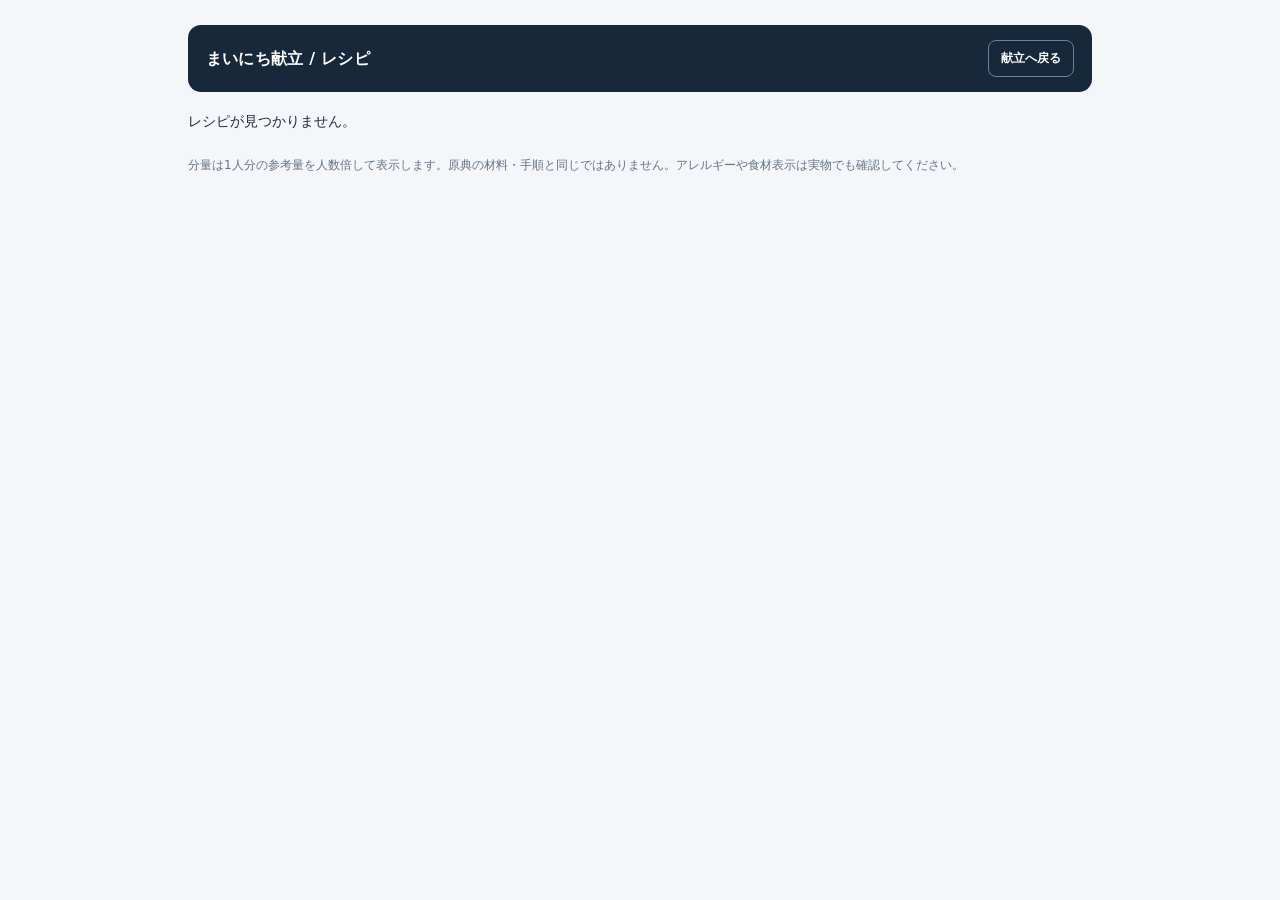
<file: recipe.html>
<!doctype html>
<html lang="ja">
<head><meta charset="utf-8"><meta name="viewport" content="width=device-width,initial-scale=1"><title>レシピ | まいにち献立</title>
<style>
:root{--ink:#26372e;--green:#3b795f;--line:#e1e8e0;--bg:#f7f8f5}*{box-sizing:border-box}body{font-family:"Yu Gothic","Hiragino Kaku Gothic ProN",Meiryo,system-ui,sans-serif;background:var(--bg);color:var(--ink);margin:0;line-height:1.65}.wrap{max-width:840px;margin:32px auto;padding:0 18px 48px}header{display:flex;justify-content:space-between;align-items:center;gap:12px;margin-bottom:24px}header a{color:var(--green);text-decoration:none;font-weight:700}.panel{background:white;border:1px solid var(--line);border-radius:16px;padding:25px 28px;margin:14px 0}h1{font-size:29px;margin:9px 0 13px;letter-spacing:-.03em}h2{font-size:19px;margin:0 0 15px}p{margin:6px 0 12px}.meta{font-size:13px;color:#6a756b}.notice{background:#f0f4ee;padding:12px 14px;border-radius:9px;color:#506252;font-size:13px}.source{display:inline-block;padding:10px 14px;border-radius:9px;border:1px solid #bad2c5;color:#245a40;text-decoration:none;font-weight:700;margin-top:5px}.source:hover{background:#edf7f0}table{width:100%;border-collapse:collapse}th,td{text-align:left;border-bottom:1px solid #eef1ec;padding:11px}th:last-child,td:last-child{text-align:right}ol{padding-left:23px}li{padding:6px 0}select{padding:8px 12px;border:1px solid #cdd8cf;border-radius:8px;font:inherit;background:white}footer{font-size:12px;color:#78857a;margin-top:22px}@media(max-width:600px){h1{font-size:23px}.panel{padding:17px}header{margin-bottom:16px}}@media print{body{background:white}header,select{display:none}.panel{border:0;padding:12px 0}}

</style><link rel="stylesheet" href="ui-refresh.css">
<style>
body{background:#f4f6f9;color:#1d2c3b}
.wrap{max-width:940px;margin:25px auto;padding:0 18px 52px}
header{padding:15px 18px;background:#17283a;color:white;border-radius:13px;margin-bottom:18px}
header strong{font-size:16px;letter-spacing:.015em}
header a{color:#fff;padding:8px 12px;border:1px solid #63869c;border-radius:8px;font-size:12px;font-weight:850;text-decoration:none}
header a:hover{color:white;background:#31566c}
#content>.panel{background:white;border:1px solid #dce4ec;border-radius:14px;margin:14px 0;padding:24px 27px}
#content>.panel:first-child{border-top:5px solid #17685a}
#content>.panel:nth-child(2){border-top:4px solid #347cb0}
#content>.panel:nth-child(3){border-top:4px solid #c78050}
#content h1{font-size:28px;color:#20364a;line-height:1.4}
#content h2{font-size:19px;color:#244157;border-bottom:1px solid #e5ecf2;padding-bottom:11px}
#content .meta{font-size:12px;color:#596c7d;line-height:1.8}
#content .notice{background:#f2f7f4;border:1px solid #d8e6de;border-radius:9px;color:#456557;font-size:12px}
#content .source{display:inline-flex;padding:10px 14px;margin-top:9px;background:#e8f4ee;color:#17604e;border:1px solid #b7d6c6;border-radius:8px;font-weight:850;font-size:13px}
#content .source:hover{background:#d7eee2}
#content table{width:100%;border-collapse:collapse;font-size:13px}
#content th{background:#f3f7fa;color:#3a5466;font-weight:800}
#content th,#content td{padding:12px 14px;border-bottom:1px solid #e5edf2}
#content tbody tr:nth-child(even){background:#fbfcfe}
#content td:last-child{font-weight:850;color:#244d64}
#content ol{padding-left:28px;counter-reset:step}
#content li{padding:9px 0 9px 5px;line-height:1.85;border-bottom:1px solid #edf1f4}
#content li:last-child{border-bottom:0}
#content select{margin:8px 0 15px;border:1px solid #b9cbd7;border-radius:8px;font-size:13px}
footer{color:#647488;line-height:1.7}
@media(max-width:600px){.wrap{margin:10px auto;padding:0 12px 24px}header{padding:12px}#content>.panel{padding:17px}#content h1{font-size:23px}header strong{font-size:13px}}
@media print{header{display:none!important}.wrap{margin:0}#content>.panel{border:0!important;padding:10px 0}}
</style></head>
<body><div class="wrap"><header><strong>まいにち献立 / レシピ</strong><a href="index.html">献立へ戻る</a></header>
<main id="content"><div class="panel">レシピを読み込み中です。</div></main>
<footer>分量は1人分の参考量を人数倍して表示します。原典の材料・手順と同じではありません。アレルギーや食材表示は実物でも確認してください。</footer></div>
<script src="recipe-catalog.js"></script><script src="recipe-details.js"></script>
<script>
(function(){
const root=document.getElementById('content');
const params=new URLSearchParams(location.search);
const id=params.get('id');
const recipe=(window.KONDATE_CATALOG||[]).find(x=>x.id===id);
const rec=window.KONDATE_RECIPE_DETAILS?.[id?.split('_')[1]||''];
let people=Number(params.get('people'));
if(!Number.isInteger(people)||people<1||people>20)people=1;
if(!recipe||!rec||!Array.isArray(rec.ingredients)||!Array.isArray(rec.steps)){
 root.textContent='レシピが見つかりません。';return;
}
const make=(tag,text,cls)=>{const e=document.createElement(tag);if(text!==undefined)e.textContent=text;if(cls)e.className=cls;return e;};
root.replaceChildren();
const titlebox=make('section',undefined,'panel');
titlebox.append(make('div',recipe.cuisine+' · '+recipe.style,'meta'),make('h1',recipe.name));
titlebox.append(make('p',recipe.original?'参考：'+recipe.source+'（掲載料理：'+recipe.original+'）':'家庭料理の登録例','meta'));
if(recipe.adjustment){titlebox.append(make('p','アプリ向けの変更：'+recipe.adjustment,'notice'))}
if(recipe.url&&/^https:\/\//.test(recipe.url)){
 const a=make('a','参考元のレシピを別タブで開く','source');a.href=recipe.url;a.target='_blank';a.rel='noopener noreferrer';titlebox.append(a);
}else if(recipe.original){titlebox.append(make('p','参考元の直接URLは確認できていません。','meta'))}
root.append(titlebox);
const ingredientsSection=make('section',undefined,'panel'),heading=make('h2','材料');
const lbl=make('label','人数： '),select=make('select');select.id='servings';
for(let i=1;i<=20;i++){const opt=make('option',i+'人分');opt.value=i;opt.selected=i===people;select.append(opt)}lbl.append(select);
const table=make('table'),thead=make('thead'),tr=make('tr');tr.append(make('th','食材'),make('th','必要量'));thead.append(tr);table.append(thead);
const tbody=make('tbody');table.append(tbody);
function updateIngredients(){people=Number(select.value);tbody.replaceChildren();for(const [name,n,unit] of rec.ingredients){const row=make('tr');const qty=n*people;row.append(make('td',name),make('td',(Number.isInteger(qty)?qty:qty.toFixed(1))+' '+unit));tbody.append(row)}}
select.addEventListener('change',updateIngredients);updateIngredients();
ingredientsSection.append(heading,lbl,table,make('p','表示量はアプリ用に設定した参考分量です。主食のご飯や翌日の弁当分は、必要に応じて別途用意してください。','meta'));
const steps=make('section',undefined,'panel');steps.append(make('h2','作り方（アプリ用の調理手順）'));const list=make('ol');for(const s of rec.steps)list.append(make('li',s));steps.append(list,make('p','料理家の掲載レシピを参考にした料理でも、ここに表示する材料・作り方はアプリ独自の調整例です。原典とは異なります。','notice'));
root.append(ingredientsSection,steps);
document.title=recipe.name+' | まいにち献立';
})();
</script></body></html>
</file>
<file: ui-refresh.css>
/* UI refresh: hierarchy, contrast and consistent meal-role colors.
   Palette: breakfast=amber, lunch=blue, dinner=coral, spending=violet,
   nutrition status=warm orange, main action=dark teal. */
:root{
 --ink:#1d2c3b;--muted:#4e5f70;--brand:#17685a;--brand2:#e5f5ef;
 --bg:#f4f6f9;--panel:#fff;--line:#dce4ec;--warn:#a3492d;--warnbg:#fff2e8;
 --shadow:0 4px 16px rgba(26,45,70,.055);
 --meal-breakfast:#a36a12;--meal-breakfast-bg:#fff8e8;--meal-breakfast-line:#ebcf92;
 --meal-lunch:#236b97;--meal-lunch-bg:#f0f8ff;--meal-lunch-line:#b9d8ea;
 --meal-dinner:#a94d30;--meal-dinner-bg:#fff5f0;--meal-dinner-line:#ebc1af;
 --meal-cost:#6945a0;--meal-cost-bg:#f5f1fd;--meal-cost-line:#d6c5e9
}
html{scroll-behavior:smooth}
body{background:var(--bg);color:var(--ink);font-size:14px;line-height:1.6}
button,input,select,textarea{font:inherit}
button,a,input,select,summary{transition:background-color .14s ease,border-color .14s ease,color .14s ease,box-shadow .14s ease}
button:focus-visible,a:focus-visible,input:focus-visible,select:focus-visible,textarea:focus-visible,summary:focus-visible{outline:3px solid #f2b357;outline-offset:2px}
.app{grid-template-columns:216px minmax(0,1fr);align-items:start}
.sidebar{background:#17283a;color:#f6f9fc;border-color:#17283a;padding:26px 13px;gap:5px;box-shadow:6px 0 20px rgba(16,37,56,.05)}
.brand{font-size:20px;margin:5px 10px 25px;letter-spacing:-.035em;line-height:1.35}
.brandmark{background:#ffca68;color:#2a3440;border-radius:10px;width:38px;height:38px}
.sidebar .nav{color:#d5e0e9;padding:12px 13px;border-radius:10px;border-left:3px solid transparent;font-size:13px;line-height:1.5;min-height:46px}
.sidebar .nav:hover{background:#29405a;color:white}
.sidebar .nav.active{background:#31546a;color:white;border-left-color:#ffb95f;box-shadow:inset 0 0 0 1px rgba(255,255,255,.07)}
.sidebar .hint{background:#253a4d;border-color:#41566b;color:#d7e5ed;border-radius:12px;font-size:12px;line-height:1.65}
.sidebar .hint b{color:white}
.main{max-width:1850px;padding:30px clamp(18px,2.6vw,46px) 55px}
.top{padding:0 0 15px;border-bottom:1px solid #e0e7ef;margin:0 0 19px;align-items:center}
.top h1{color:#172a3b;font-size:30px;line-height:1.32;margin:4px 0 8px;font-weight:850}
.top p{color:#566779;font-size:13px;margin:0;line-height:1.7}
.eyebrow{color:#17685a;letter-spacing:.04em;font-size:12px}
.pill{border:1px solid #cfdbe3;background:#f7fafd;color:#52687b}
.btn{border:1px solid #bdced8;color:#274154;border-radius:9px;min-height:39px;background:#fff;box-shadow:0 1px 1px rgba(15,34,51,.025);padding:8px 12px;font-weight:750;text-decoration:none;font-size:13px;line-height:1.3}
.btn:hover{filter:none;background:#edf4fa;border-color:#7c9aaf}
.btn.primary{background:#17685a;border-color:#17685a;color:#fff}
.btn.primary:hover{background:#105043;border-color:#105043}
.btn.danger{color:#a43724;border-color:#e0b5ac;background:#fff9f7}
.btn.danger:hover{background:#ffebe6;border-color:#bc7364}
.btn.tiny{min-height:31px;padding:6px 10px;font-size:12px}
.panel,.analysis-panel,.catalog-card,.day{box-shadow:var(--shadow)}
.panel{border:1px solid #dce5ed;border-radius:16px;padding:22px 23px}
.panel h2{color:#25374a;font-size:19px;padding-bottom:11px;margin:0 0 17px;border-bottom:1px solid #e7edf2}
.section{margin-top:26px}
.sectionhead{align-items:center;margin-bottom:14px}
.sectionhead h2{font-size:21px;color:#223548}
.sectionhead p{color:#546678;font-size:13px}
.small,.subtle,.muted,.catalog-meta{color:#526375}
.subtle{font-size:12px;line-height:1.65}
.notice{background:#ebf6f0;border-color:#c7e2d2;color:#2a604c}
.warning{background:#fff7ee;border-color:#ead6bd;color:#77502d}
.toolbar{gap:8px;align-items:center}
input,select,textarea{border:1px solid #bfcbd7;color:#263b4d;background:#fff;border-radius:9px}
input:focus,select:focus,textarea:focus{outline:2px solid #8bbdb4;outline-offset:1px}
input[type=checkbox]{accent-color:#17685a}
label{color:#324759}
details summary{cursor:pointer;color:#29465a;font-weight:800}
details[open]>summary{margin-bottom:11px}
.footer{border-top:1px solid #dce4ec;padding-top:15px;color:#637285}
.stats{grid-template-columns:repeat(4,minmax(0,1fr));gap:10px;margin:12px 0 19px}
.stat{padding:12px 16px;border-radius:12px;border:1px solid #dfe6ed;position:relative;overflow:hidden}
.stat:before{content:"";position:absolute;left:0;top:0;bottom:0;width:4px;background:#7090ad}
.stat:nth-child(1):before{background:#1f8a78}
.stat:nth-child(2):before{background:#3f87bb}
.stat:nth-child(3):before{background:#bf8353}
.stat:nth-child(4):before{background:#8b6db2}
.stat strong{font-size:23px;margin:0;color:#22364a}
.stat small{font-size:11px;color:#617080}
.overview-grid{display:grid;grid-template-columns:minmax(0,1.45fr) minmax(290px,.8fr);gap:14px;margin:0 0 15px}
.overview-grid .analysis-panel{margin:0;min-height:100%;padding:16px 19px;border-radius:14px}
.overview-heading{display:flex;align-items:center;gap:11px;margin-bottom:11px}
.overview-heading h2{margin:0;font-size:18px;color:#25374b}
.overview-heading p{margin:2px 0 0;color:#596b7d;font-size:12px}
.overview-icon{display:grid;place-items:center;flex:0 0 37px;width:37px;height:37px;border-radius:10px;font-size:17px;font-weight:850}
.budget-overview{border-top:4px solid #8466b1;background:#fff}
.budget-overview .overview-icon{background:#eee5f7;color:#674297}
.nutrition-overview{border-top:4px solid #d09045;background:#fff}
.nutrition-overview .overview-icon{background:#fff0d9;color:#915d24}
.nutrition-overview>.btn{width:100%;min-height:43px;font-size:14px}
.nutrition-overview .analysis-status{font-size:12px;margin:9px 0 0;line-height:1.55}
.analysis-kpis{grid-template-columns:repeat(4,minmax(0,1fr));gap:8px;margin:3px 0 8px}
.analysis-kpis>div{background:#faf8fe;border:1px solid #eadff3;border-radius:10px;padding:10px}
.analysis-kpis small{font-size:11px;line-height:1.5;color:#635579}
.analysis-kpis strong{font-size:16px;color:#533680;line-height:1.35;margin-top:4px}
.analysis-kpis .warn-text{color:#a03d25!important}
.analysis-foot{margin:6px 0 0;color:#6b6077;font-size:11px}
.planner-help{margin:7px 0 18px;background:#fff;border:1px solid #dbe4eb;border-radius:10px;padding:10px 14px;font-size:12px;color:#4b6273}
.planner-help summary{font-size:12px;font-weight:750}
.planner-help p{margin:8px 0 2px;line-height:1.8}
.meal-legend{display:flex;gap:7px;flex-wrap:wrap;margin-top:8px}
.meal-legend span{font-size:11px;font-weight:850;border-radius:6px;padding:4px 9px;letter-spacing:.01em;border:1px solid}
.legend-breakfast{background:var(--meal-breakfast-bg);border-color:var(--meal-breakfast-line)!important;color:#86570d}
.legend-lunch{background:var(--meal-lunch-bg);border-color:var(--meal-lunch-line)!important;color:#205e83}
.legend-dinner{background:var(--meal-dinner-bg);border-color:var(--meal-dinner-line)!important;color:#97432b}
.legend-cost{background:var(--meal-cost-bg);border-color:var(--meal-cost-line)!important;color:#66449a}
.planner-actions .btn.primary{background:#17685a}
.planner-actions .btn:not(.primary){background:white}
.days{display:flex!important;flex-direction:column;gap:13px;overflow:visible!important;padding:0!important}
.day{display:grid;grid-template-columns:89px minmax(150px,.86fr) minmax(163px,.94fr) minmax(345px,2.8fr) minmax(119px,.64fr);grid-template-areas:"weekday breakfast lunch dinner cost";background:white;width:100%;border-radius:14px;overflow:hidden;min-width:0;border:1px solid #d6e0e9;align-items:stretch}
.daytitle{grid-area:weekday;display:flex;flex-direction:column;align-items:center;justify-content:center;text-align:center;gap:7px;padding:14px 6px;background:#e8f0ed;border:0;border-right:1px solid #cfddd6;min-width:0}
.daytitle strong{font-size:18px;color:#1c5646;line-height:1.25}
.daytitle small{font-size:11px;font-weight:750;color:#3f655a;line-height:1.4}
.day--curry .daytitle{background:#fff0dc;border-color:#e9cb96}
.day--curry .daytitle strong{color:#9d5e13}
.day--pasta .daytitle{background:#e4f0fd;border-color:#bed6ec}
.day--pasta .daytitle strong{color:#265d8f}
.day--pot .daytitle{background:#efe8fa;border-color:#d9c9eb}
.day--pot .daytitle strong{color:#684493}
.day .mealblock{min-width:0;margin:0;padding:13px 13px;border:0;border-right:1px solid #e0e5ed;border-radius:0}
.day .meallabel{font-weight:900;font-size:13px;letter-spacing:.015em;margin:0 0 11px;display:flex;align-items:center;gap:7px;line-height:1.2}
.day .meallabel:before{content:"";width:6px;height:16px;flex:0 0 6px;border-radius:3px;background:currentColor}
.day .breakfast-block{grid-area:breakfast;background:var(--meal-breakfast-bg);border-right:1px solid #edddbf}
.breakfast-block .meallabel{color:#86570d}
.day .lunch-block{grid-area:lunch;background:var(--meal-lunch-bg);border-right:1px solid #d6e6f3}
.lunch-block .meallabel{color:#1d638b!important}
.day .lunch-block.no-bento{background:#f5f7f9;border-color:#e0e6ea}
.lunch-block.no-bento .meallabel{color:#66778a!important}
.day .dinner-block{grid-area:dinner;background:var(--meal-dinner-bg);border:0;border-right:1px solid #f1dbd2;padding:13px 14px}
.dinner-block .meallabel{color:#9d4b2d!important}
.day .breakfast-item{font-size:13px;line-height:1.5;gap:7px;padding:6px 0;border-bottom-color:#f0dfc0}
.day .breakfast-item span{color:#5d5035}
.day .breakfast-item b{color:#3a3021;font-weight:850}
.day .breakfast-soup{background:#fff0d0;color:#6a4d18;border:1px solid #efd7a4;border-radius:7px;padding:7px 9px;font-size:12px}
.lunch-recipe{grid-template-columns:35px minmax(0,1fr);gap:8px;margin:6px 0}
.day .lunch-recipe small{color:#436b86;font-size:11px}
.day .lunch-recipe strong{color:#24475e;font-size:12px;line-height:1.5}
.day .lunch-note{font-size:11px;color:#456b85}
.day .meal-state{font-size:13px;color:#647585}
.day .mealnote{font-size:12px;color:#627080}
.day .day-kind-picker{display:flex!important;flex-wrap:wrap;gap:4px!important;margin:0 0 11px!important;padding:3px;background:#fff;border:1px solid #e6d1c8;border-radius:9px;width:max-content;max-width:100%}
.day .day-kind-picker .meal-choice{min-height:28px;padding:5px 10px;font-size:11px;border:1px solid transparent;background:transparent;color:#64717c;box-shadow:none;border-radius:7px}
.day .day-kind-picker .meal-choice.primary{color:#fff;background:#9d4e34;border-color:#9d4e34;box-shadow:0 1px 3px rgba(75,36,25,.2)}
.day .day-kind-picker .meal-choice:not(.primary):hover{background:#fbece6;color:#93492e}
.dinner-dishes{display:grid;grid-template-columns:repeat(3,minmax(0,1fr));gap:8px}
.dinner-dishes.dishes-1{grid-template-columns:minmax(0,1fr)}
.dinner-dishes.dishes-2{grid-template-columns:repeat(2,minmax(0,1fr))}
.dinner-dishes .dinneritem{margin:0;gap:4px;padding:10px;background:#fff;border:1px solid #e8d5cb;border-radius:10px;min-width:0;box-shadow:0 1px 3px rgba(65,43,34,.02)}
.dinner-dishes .dish-slot--main{border-top:3px solid #bf6144}
.dinner-dishes .dish-slot--side{border-top:3px solid #488e66}
.dinner-dishes .dish-slot--soup{border-top:3px solid #5588bd}
.dinner-dishes .dishcat{display:inline-flex;align-self:flex-start;font-size:11px;font-weight:900;line-height:1.3;border-radius:5px;padding:3px 6px;background:#fce8de;color:#a4462f}
.dinner-dishes .dish-slot--side .dishcat{background:#e7f5ea;color:#226945}
.dinner-dishes .dish-slot--soup .dishcat{background:#e8f1fd;color:#28629d}
.dinner-dishes .dishname{font-size:13px;line-height:1.55;color:#293a46;margin:2px 0 5px;min-height:0;font-weight:850}
.dinner-dishes .ratingrow{display:flex;gap:5px;margin-top:auto;flex-wrap:wrap}
.dinner-dishes .rating{flex:1 1 auto;width:auto;min-width:0;font-size:11px;line-height:1.35;padding:7px 5px;border-radius:7px;border:1px solid #c9d8d1;background:#f4f9f6;color:#2b6b4f;font-weight:850}
.dinner-dishes .rating[data-rating="-1"]{background:#fff7f3;border-color:#e9ccc2;color:#a34c35}
.dinner-dishes .rating:hover{filter:none;box-shadow:0 0 0 2px #e5f1e8}
.dinner-dishes .rating[data-rating="-1"]:hover{background:#fce9e2}
.dinner-dishes .rating.liked{background:#def1e5;border-color:#7cb995;color:#185e3c}
.dinner-dishes .btn.tiny{width:100%;min-height:30px;margin-top:6px!important;background:#edf4f9;border:1px solid #ccdce8;color:#285b80;font-size:12px;font-weight:850;white-space:normal!important;text-align:center}
.dinner-dishes .btn.tiny:hover{background:#e1eff9;border-color:#9dbbd2}
.curry-note{margin:0 0 10px;padding:9px 11px;border-left:4px solid #d18a2a;background:#fff4e3;border-radius:8px;color:#6f4e1c;font-size:12px;font-weight:750}
.day-analysis{grid-area:cost;padding:14px 10px;background:var(--meal-cost-bg);border:0;display:flex;align-items:stretch;justify-content:center}
.day-analysis .cost-label{display:flex;flex-direction:column;align-items:flex-start;gap:7px;color:#624586;font-size:11px;font-weight:800;line-height:1.4}
.day-analysis .cost-label strong{font-size:21px;font-weight:900;color:#5a378b;white-space:nowrap;letter-spacing:-.025em}
.day-analysis .mealnote{font-size:11px;color:#806a9a;line-height:1.5}
.day-micro-gap{grid-area:auto;grid-column:1/-1;background:#fff8f1;border-top:1px solid #eddbc3;padding:10px 14px;align-items:center}
.day-micro-gap[hidden]{display:none!important}
.day-micro-gap .gap-label{color:#995b2b;font-weight:850;font-size:12px}
.day-micro-gap .gap-tag{border-color:#edd4b8;background:#fff;color:#855321;font-size:11px;padding:4px 8px}
.day-micro-gap .gap-note{color:#866243;font-size:11px}
.catalog-controls{background:#fff;border:1px solid #d9e3ed;border-radius:13px;padding:13px;gap:10px;margin:17px 0}
.catalog-controls select,.catalog-controls input{border-color:#bfcbd7;min-height:42px;font-size:13px}
.catalog-grid{gap:13px}
.catalog-card{border-color:#dbe4ed;border-radius:13px;padding:15px;gap:9px;box-shadow:0 3px 11px rgba(30,49,70,.045)}
.catalog-card h3{font-size:17px;color:#233648;line-height:1.4;margin:0}
.catalog-card-head{display:flex;gap:7px;align-items:center;flex-wrap:wrap}
.catalog-kind{font-size:11px;font-weight:850;padding:4px 8px;background:#fcebe5;color:#a24b31;border-radius:6px;border:1px solid #f1d7ce}
.catalog-card.category-side .catalog-kind{background:#e9f6ed;color:#276a47;border-color:#c9e7d3}
.catalog-card.category-soup .catalog-kind{background:#e7f2ff;color:#2b648e;border-color:#cee1f3}
.catalog-card.category-pot .catalog-kind{background:#f0eafd;color:#6744a0;border-color:#ded0f1}
.catalog-card.category-curry .catalog-kind{background:#fff0d5;color:#97621c;border-color:#ecd4a4}
.catalog-meta{font-size:11px;color:#617383;font-weight:750}
.catalog-card .catalog-actions{gap:8px}
.catalog-card .catalog-actions .btn{flex:1 1 125px;text-align:center}
.catalog-card .catalog-actions .btn.primary{background:#17685a}
.catalog-disclosure{border-top:1px solid #e6ecf2;padding-top:8px;margin-top:2px}
.catalog-disclosure summary{font-size:12px;color:#45627a}
.catalog-disclosure .catalog-note{margin:8px 0 0;font-size:12px;line-height:1.75;color:#546879}
.catalog-note-simple{color:#647587;font-size:12px;line-height:1.5}
.settings-grid{grid-template-columns:minmax(0,1.2fr) minmax(300px,.8fr);align-items:start;gap:17px}
.settings-subgroup{border:1px solid #dce6ed;border-radius:12px;background:#fafbfd;padding:15px 17px;margin:16px 0}
.settings-subgroup h3{font-size:15px;font-weight:850;margin:0 0 13px;padding-bottom:8px;border-bottom:1px solid #e5ecf1;color:#29485d}
.settings-subgroup .field:last-child{margin-bottom:0}
.settings-subgroup .field{margin-bottom:13px}
.settings-subgroup .field label{font-size:13px}
.settings-subgroup .field input[type=number]{max-width:190px}
.settings-bento{background:#f0f7ff;border-color:#cbdff1}
.settings-bento h3{color:#245f89;border-color:#cfe1ed}
.settings-breakfast{background:#fffaf0;border-color:#efdfb7}
.settings-breakfast h3{color:#8c6118;border-color:#ecdbaa}
.bento-settings{background:transparent;border:0;padding:0;margin:0}
.bento-day-grid{gap:7px}
.bento-day{border:1px solid #b9d3e6;border-radius:9px;min-height:55px;background:#fff;padding:8px 2px}
.bento-day:has(input:checked){background:#dceeff;color:#1f638f;border-color:#74a6ce}
.bento-day span{font-size:13px}
.breakfast-title{font-size:14px;margin:16px 0 9px}
.breakfast-row{gap:10px;margin:8px 0 14px}
.breakfast-row label{font-size:12px}
.check-label{color:#3b4e5b}
.settings-save{width:100%;min-height:45px}
.price-list{border-color:#d7e0e9}
.price-row{border-color:#e6edf1}
.two{gap:17px}
.nutrition-day-overview button{background:#fff;border-color:#d5e0e9;min-height:90px;font-size:12px;padding:11px}
.nutrition-day-overview button.active{border:2px solid #17685a;background:#ebf8f1}
.nutrition-day-overview button span{color:#98592b}
.micro-deficit-summary{background:#fff5ec;border-color:#eacdb1}
.micro-deficit-summary h3{color:#8a4b21}
.micro-card{background:#fff;border-color:#dce4ed}
.micro-card.micro-below{background:#fff8f0;border-color:#edcaa6}
.micro-card.micro-met{background:#f2faf5;border-color:#c1dfcb}
.micro-card.micro-unknown{background:#f3f6f8;border-color:#d8e0e6}
.micro-title{color:#30475a}
.micro-value{color:#1c5f50}
.micro-standard{color:#52687a}
.micro-coverage{color:#607080}
.micro-warning{background:#fff8ef;border-color:#e8d6be;color:#78512d}
.tbl th{background:#f3f7fa;color:#3b5264;padding:12px 11px;border-bottom:1px solid #dce5ed;font-size:12px}
.tbl td{padding:12px 11px;border-bottom:1px solid #e8eef3}
.tbl tbody tr:nth-child(even){background:#fbfcfe}
.tbl tbody tr:hover{background:#f1f7fb}
.tbl input[type=checkbox]{width:18px;height:18px}
.tbl .done td{text-decoration:line-through;opacity:.55}
#stocks .tag,.tag{background:#f0f6f8;border-color:#d5e4eb;color:#3b5a6b}
.modalbg{background:rgba(18,32,48,.56)}
.modal{border:1px solid #e3e8ef;box-shadow:0 24px 80px rgba(13,33,52,.25)}
@media(max-width:1320px){
 .day{grid-template-columns:82px minmax(0,1fr) minmax(0,1fr) 130px;grid-template-areas:"weekday breakfast lunch cost" "weekday dinner dinner dinner"}
 .day .breakfast-block,.day .lunch-block{border-bottom:1px solid #e0e6ec}
 .day-analysis{border-bottom:1px solid #e1d4ef}
}
@media(max-width:1130px){
 .overview-grid{grid-template-columns:1fr}
 .analysis-kpis{grid-template-columns:repeat(4,minmax(0,1fr))}
 .settings-grid{grid-template-columns:1fr}
 .day{grid-template-columns:78px minmax(0,1fr) minmax(0,1fr);grid-template-areas:"weekday breakfast lunch" "weekday dinner dinner" "cost cost cost"}
 .day-analysis{padding:10px 14px;border-bottom:0;border-top:1px solid #e2d9ee}
 .day-analysis .cost-label{flex-direction:row;justify-content:space-between;gap:14px;align-items:baseline}
 .day-analysis .cost-label strong{font-size:17px}
}
@media(max-width:700px){
 .app{display:block}
 .sidebar{position:static;height:auto;padding:11px 14px;box-shadow:none}
 .sidebar .brand{margin:0;font-size:18px}
 .sidebar .brandmark{width:32px;height:32px;font-size:17px}
 .sidebar .nav,.sidebar .hint{display:none}
 .mobile-nav{display:flex;position:sticky;top:0;z-index:3;background:#17283a;padding:8px 10px;gap:4px;overflow-x:auto;margin:0 -14px 18px;box-shadow:0 3px 12px rgba(23,40,58,.16)}
 .mobile-nav .nav{display:block;color:#deebf1;background:transparent;border:1px solid transparent;font-size:12px;padding:9px 11px;white-space:nowrap;border-radius:8px}
 .mobile-nav .nav.active{background:#2b536a;color:#fff;border-color:#416d82}
 .main{padding:0 14px 28px}
 .top{margin-top:12px;padding-bottom:14px;gap:12px}
 .top h1{font-size:25px}
 .top .toolbar{gap:6px}
 .top .pill{font-size:11px}
 .stats{grid-template-columns:repeat(2,minmax(0,1fr));gap:8px}
 .stat{padding:12px}
 .stat strong{font-size:20px}
 .analysis-kpis{grid-template-columns:repeat(2,minmax(0,1fr))}
 .day{grid-template-columns:repeat(2,minmax(0,1fr));grid-template-areas:"weekday weekday" "breakfast lunch" "dinner dinner" "cost cost"}
 .daytitle{flex-direction:row;justify-content:flex-start;text-align:left;gap:10px;padding:10px 13px;border:0;border-bottom:1px solid #d1e0dc}
 .daytitle strong{font-size:17px}
 .day .mealblock{padding:11px 12px}
 .day .dinner-block{border-top:1px solid #efd7cc}
 .dinner-dishes{grid-template-columns:repeat(auto-fit,minmax(145px,1fr))}
 .meal-legend{gap:4px}
 .planner-actions{width:100%}
 .planner-actions .btn{flex:1;min-width:0}
 .catalog-grid,.catalog-controls{grid-template-columns:1fr}
 .catalog-controls{gap:8px}
 .panel{padding:16px}
 .settings-subgroup{padding:13px}
 .bento-day-grid{gap:3px}
 .bento-day{padding:6px 2px;min-height:50px}
 .bento-day span{font-size:12px}
}
@media(max-width:400px){
 .day{grid-template-columns:1fr;grid-template-areas:"weekday" "breakfast" "lunch" "dinner" "cost"}
 .day .breakfast-block,.day .lunch-block{border-right:0;border-bottom:1px solid #e1e6ec}
 .dinner-dishes{grid-template-columns:1fr}
 .day .day-kind-picker{width:100%}
 .day .day-kind-picker .meal-choice{flex:1;padding:5px 4px}
 .nutrition-day-overview{grid-template-columns:repeat(2,minmax(0,1fr))}
}
@media print{
 .sidebar,.mobile-nav,.planner-help,.planner-actions,.ratingrow,.day-kind-picker,.btn,.catalog-controls{display:none!important}
 .app{display:block}
 .main{padding:0;max-width:none}
 .overview-grid{grid-template-columns:1fr 1fr}
 .day{grid-template-columns:70px minmax(100px,1fr) minmax(100px,1fr) minmax(0,2fr) 100px;grid-template-areas:"weekday breakfast lunch dinner cost";break-inside:avoid;margin-bottom:9px}
 .day .dinneritem{padding:6px}
 .dinner-dishes .btn.tiny{display:none!important}
 .day-analysis .cost-label{flex-direction:column;align-items:flex-start}
}


/* Flavor-balance warnings: shown only for legacy or imported mismatched meals. */
.pairing-alert{
 display:flex;align-items:center;justify-content:space-between;flex-wrap:wrap;gap:5px 14px;
 border:1px solid #e6c89e;border-left:4px solid #c78a31;
 border-radius:10px;padding:11px 14px;margin:0 0 15px;background:#fff9ee;
 color:#79501f;font-size:12px;line-height:1.65;
}
.pairing-alert[hidden]{display:none!important}
.pairing-alert strong{font-size:12px;color:#815220}
.pairing-alert span{color:#705738}
.planner-actions #pairing-fix{
 background:#fff8ea;color:#855321;border:1px solid #deb982;font-weight:850
}
.planner-actions #pairing-fix:hover{background:#fbeccc;border-color:#c8995d}
@media(max-width:700px){
 .planner-actions #pairing-fix{flex:1 1 100%;order:-1}
}
</file>
